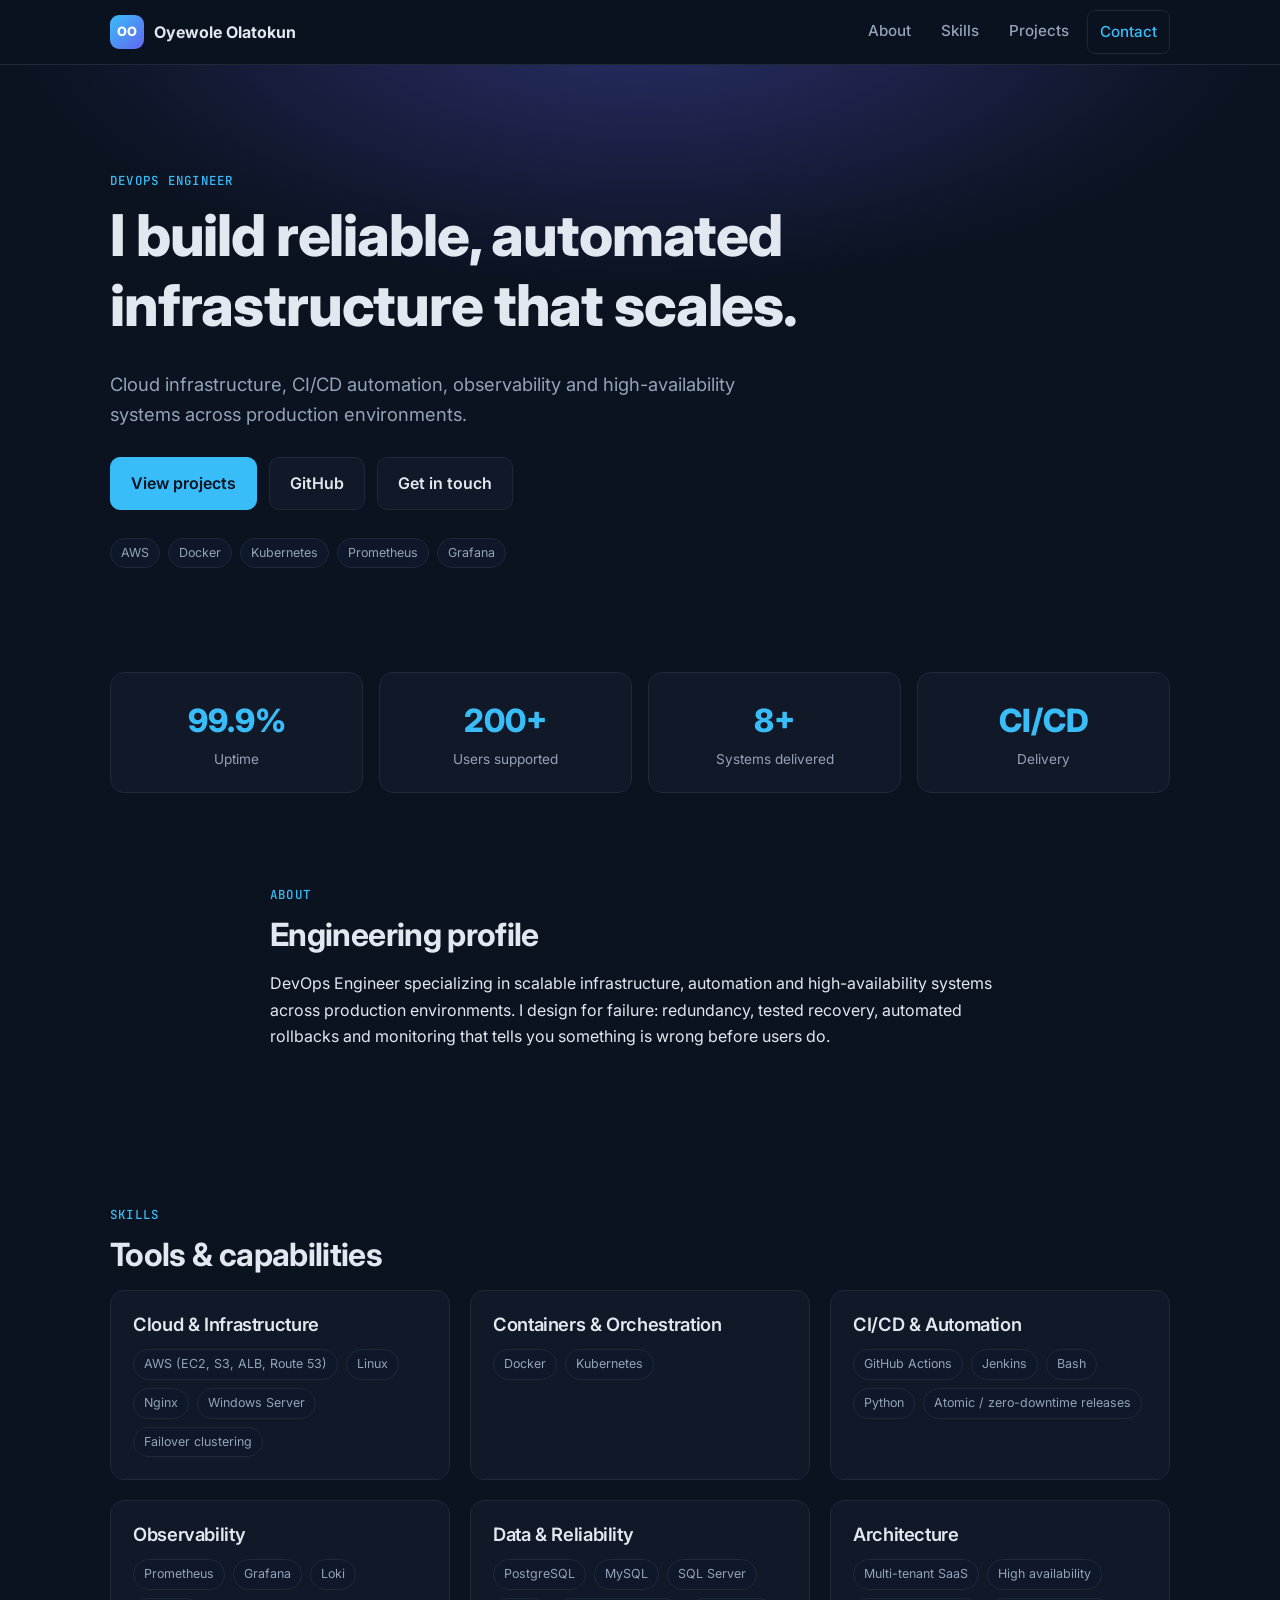
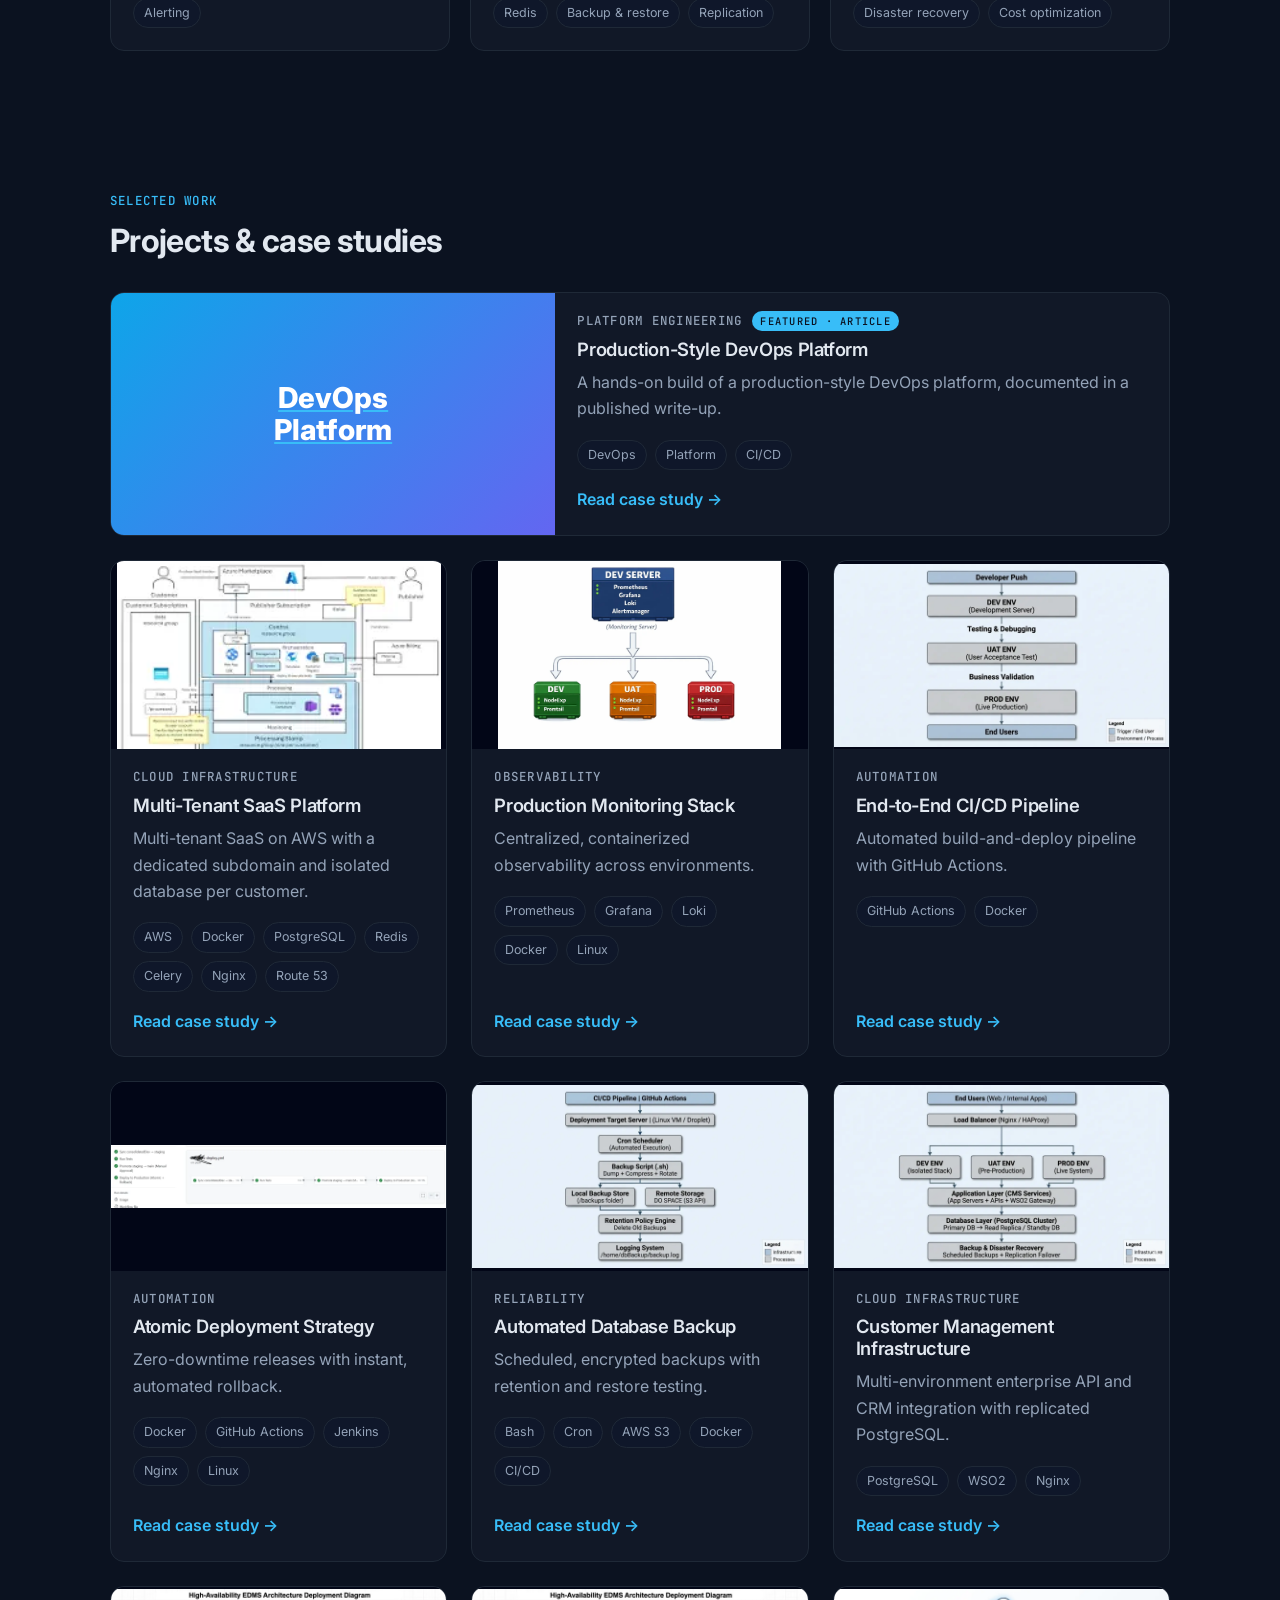
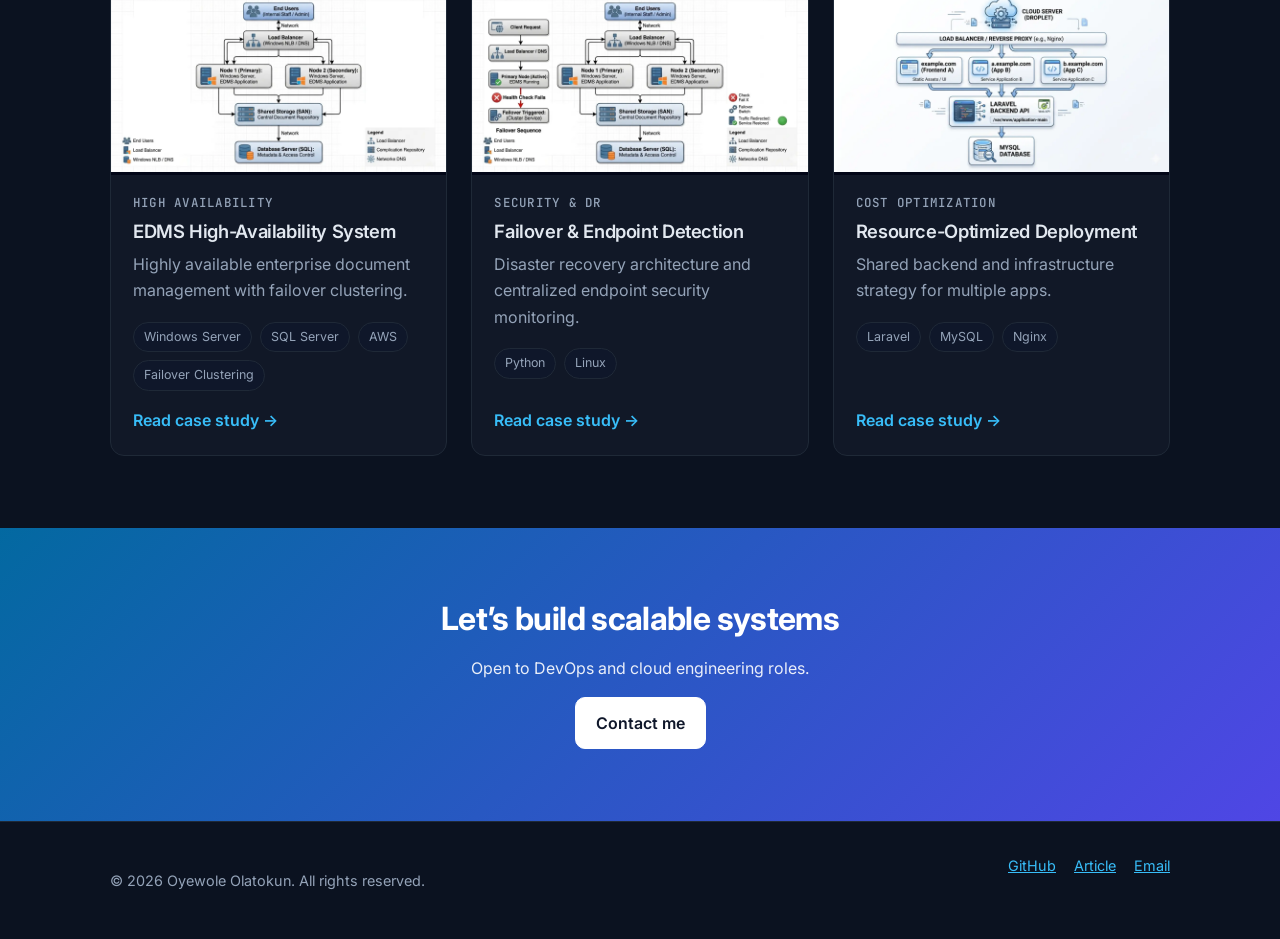
<file: index.html>
<!DOCTYPE html>
<html lang="en">
<head>
<meta charset="utf-8">
<meta name="viewport" content="width=device-width, initial-scale=1">
<title>Oyewole Olatokun | DevOps Engineer</title>
<meta name="description" content="DevOps Engineer building scalable cloud infrastructure, CI/CD automation, observability and high-availability systems.">
<meta name="author" content="Oyewole Olatokun">
<meta name="theme-color" content="#0b1220">
<meta property="og:type" content="website">
<meta property="og:title" content="Oyewole Olatokun | DevOps Engineer">
<meta property="og:description" content="DevOps Engineer building scalable cloud infrastructure, CI/CD automation, observability and high-availability systems.">
<meta name="twitter:card" content="summary">
<link rel="icon" href="assets/favicon.svg" type="image/svg+xml">
<link rel="preconnect" href="https://fonts.googleapis.com">
<link rel="preconnect" href="https://fonts.gstatic.com" crossorigin>
<link href="https://fonts.googleapis.com/css2?family=Inter:wght@400;500;600;700;800&family=JetBrains+Mono:wght@500&display=swap" rel="stylesheet">
<link rel="stylesheet" href="assets/style.css">
<script type="application/ld+json">{
 "@context": "https://schema.org",
 "@type": "Person",
 "name": "Oyewole Olatokun",
 "jobTitle": "DevOps Engineer",
 "email": "mailto:wole.tokun@gmail.com",
 "sameAs": [
  "https://github.com/woletokun",
  "https://www.linkedin.com/pulse/building-production-style-devops-platform-hands-on-journey-olatokun-uxg5f/"
 ],
 "knowsAbout": [
  "AWS",
  "Docker",
  "Kubernetes",
  "CI/CD",
  "Prometheus",
  "Grafana",
  "High availability",
  "Disaster recovery"
 ]
}</script>
</head>
<body>
<a class="skip" href="#main">Skip to content</a>
<header class="site-header"><div class="wrap bar">
<a class="brand" href="index.html" aria-label="Oyewole Olatokun home"><span class="logo" aria-hidden="true">OO</span>Oyewole Olatokun</a>
<nav aria-label="Primary"><ul>
<li><a href="index.html#about">About</a></li>
<li><a href="index.html#skills">Skills</a></li>
<li><a href="index.html#projects">Projects</a></li>
<li><a href="index.html#contact" class="nav-cta">Contact</a></li>
</ul></nav></div></header>
<main id="main">
<section class="hero"><div class="wrap">
<p class="eyebrow">DevOps Engineer</p>
<h1>I build reliable, automated infrastructure that scales.</h1>
<p class="lead">Cloud infrastructure, CI/CD automation, observability and high-availability systems across production environments.</p>
<div class="actions"><a class="btn primary" href="#projects">View projects</a><a class="btn" href="https://github.com/woletokun" rel="noopener">GitHub</a><a class="btn" href="mailto:wole.tokun@gmail.com">Get in touch</a></div>
<ul class="tags hero-tags" aria-label="Core technologies"><li>AWS</li><li>Docker</li><li>Kubernetes</li><li>Prometheus</li><li>Grafana</li></ul>
</div></section>

<section aria-labelledby="impact-h" class="impact"><div class="wrap">
<h2 id="impact-h" class="sr">Impact at a glance</h2>
<dl class="metrics">
<div><dt>Uptime</dt><dd>99.9%</dd></div>
<div><dt>Users supported</dt><dd>200+</dd></div>
<div><dt>Systems delivered</dt><dd>8+</dd></div>
<div><dt>Delivery</dt><dd>CI/CD</dd></div>
</dl></div></section>

<section id="about" aria-labelledby="about-h"><div class="wrap narrow">
<p class="eyebrow">About</p><h2 id="about-h">Engineering profile</h2>
<p>DevOps Engineer specializing in scalable infrastructure, automation and high-availability systems across production environments. I design for failure: redundancy, tested recovery, automated rollbacks and monitoring that tells you something is wrong before users do.</p>
</div></section>

<section id="skills" aria-labelledby="skills-h"><div class="wrap">
<p class="eyebrow">Skills</p><h2 id="skills-h">Tools &amp; capabilities</h2>
<div class="skills">
<div class="skill"><h3>Cloud &amp; Infrastructure</h3><ul class="tags"><li>AWS (EC2, S3, ALB, Route 53)</li><li>Linux</li><li>Nginx</li><li>Windows Server</li><li>Failover clustering</li></ul></div><div class="skill"><h3>Containers &amp; Orchestration</h3><ul class="tags"><li>Docker</li><li>Kubernetes</li></ul></div><div class="skill"><h3>CI/CD &amp; Automation</h3><ul class="tags"><li>GitHub Actions</li><li>Jenkins</li><li>Bash</li><li>Python</li><li>Atomic / zero-downtime releases</li></ul></div><div class="skill"><h3>Observability</h3><ul class="tags"><li>Prometheus</li><li>Grafana</li><li>Loki</li><li>Alerting</li></ul></div><div class="skill"><h3>Data &amp; Reliability</h3><ul class="tags"><li>PostgreSQL</li><li>MySQL</li><li>SQL Server</li><li>Redis</li><li>Backup &amp; restore</li><li>Replication</li></ul></div><div class="skill"><h3>Architecture</h3><ul class="tags"><li>Multi-tenant SaaS</li><li>High availability</li><li>Disaster recovery</li><li>Cost optimization</li></ul></div>
</div></div></section>

<section id="projects" aria-labelledby="projects-h"><div class="wrap">
<p class="eyebrow">Selected work</p><h2 id="projects-h">Projects &amp; case studies</h2>
<ul class="grid">
<li class="card featured">
<a class="card-media" href="projects/devops-platform.html" tabindex="-1" aria-hidden="true"><div class="ph" aria-hidden="true"><span>DevOps<br>Platform</span></div></a>
<div class="card-body">
<p class="eyebrow">Platform Engineering<span class="flag">Featured · Article</span></p>
<h3><a href="projects/devops-platform.html">Production-Style DevOps Platform</a></h3>
<p>A hands-on build of a production-style DevOps platform, documented in a published write-up.</p>
<ul class="tags"><li>DevOps</li><li>Platform</li><li>CI/CD</li></ul>
<a class="more" href="projects/devops-platform.html">Read case study <span aria-hidden="true">→</span></a>
</div></li>
<li class="card">
<a class="card-media" href="projects/saas.html" tabindex="-1" aria-hidden="true"><img src="images/architecture.webp" alt="Multi-tenant SaaS architecture diagram" loading="lazy" decoding="async" width="1400" height="760"></a>
<div class="card-body">
<p class="eyebrow">Cloud Infrastructure</p>
<h3><a href="projects/saas.html">Multi-Tenant SaaS Platform</a></h3>
<p>Multi-tenant SaaS on AWS with a dedicated subdomain and isolated database per customer.</p>
<ul class="tags"><li>AWS</li><li>Docker</li><li>PostgreSQL</li><li>Redis</li><li>Celery</li><li>Nginx</li><li>Route 53</li></ul>
<a class="more" href="projects/saas.html">Read case study <span aria-hidden="true">→</span></a>
</div></li>
<li class="card">
<a class="card-media" href="projects/monitoring.html" tabindex="-1" aria-hidden="true"><img src="images/monitoring-setup.webp" alt="Monitoring stack architecture diagram" loading="lazy" decoding="async" width="1400" height="760"></a>
<div class="card-body">
<p class="eyebrow">Observability</p>
<h3><a href="projects/monitoring.html">Production Monitoring Stack</a></h3>
<p>Centralized, containerized observability across environments.</p>
<ul class="tags"><li>Prometheus</li><li>Grafana</li><li>Loki</li><li>Docker</li><li>Linux</li></ul>
<a class="more" href="projects/monitoring.html">Read case study <span aria-hidden="true">→</span></a>
</div></li>
<li class="card">
<a class="card-media" href="projects/cicd.html" tabindex="-1" aria-hidden="true"><img src="images/environment-flow.webp" alt="CI/CD environment flow diagram" loading="lazy" decoding="async" width="1400" height="760"></a>
<div class="card-body">
<p class="eyebrow">Automation</p>
<h3><a href="projects/cicd.html">End-to-End CI/CD Pipeline</a></h3>
<p>Automated build-and-deploy pipeline with GitHub Actions.</p>
<ul class="tags"><li>GitHub Actions</li><li>Docker</li></ul>
<a class="more" href="projects/cicd.html">Read case study <span aria-hidden="true">→</span></a>
</div></li>
<li class="card">
<a class="card-media" href="projects/atomic.html" tabindex="-1" aria-hidden="true"><img src="images/atomic.webp" alt="Atomic deployment architecture diagram" loading="lazy" decoding="async" width="1400" height="760"></a>
<div class="card-body">
<p class="eyebrow">Automation</p>
<h3><a href="projects/atomic.html">Atomic Deployment Strategy</a></h3>
<p>Zero-downtime releases with instant, automated rollback.</p>
<ul class="tags"><li>Docker</li><li>GitHub Actions</li><li>Jenkins</li><li>Nginx</li><li>Linux</li></ul>
<a class="more" href="projects/atomic.html">Read case study <span aria-hidden="true">→</span></a>
</div></li>
<li class="card">
<a class="card-media" href="projects/backup.html" tabindex="-1" aria-hidden="true"><img src="images/backup-architecture.webp" alt="Backup system architecture diagram" loading="lazy" decoding="async" width="1400" height="760"></a>
<div class="card-body">
<p class="eyebrow">Reliability</p>
<h3><a href="projects/backup.html">Automated Database Backup</a></h3>
<p>Scheduled, encrypted backups with retention and restore testing.</p>
<ul class="tags"><li>Bash</li><li>Cron</li><li>AWS S3</li><li>Docker</li><li>CI/CD</li></ul>
<a class="more" href="projects/backup.html">Read case study <span aria-hidden="true">→</span></a>
</div></li>
<li class="card">
<a class="card-media" href="projects/cms.html" tabindex="-1" aria-hidden="true"><img src="images/cms-architecture.webp" alt="Customer management system architecture diagram" loading="lazy" decoding="async" width="1400" height="760"></a>
<div class="card-body">
<p class="eyebrow">Cloud Infrastructure</p>
<h3><a href="projects/cms.html">Customer Management Infrastructure</a></h3>
<p>Multi-environment enterprise API and CRM integration with replicated PostgreSQL.</p>
<ul class="tags"><li>PostgreSQL</li><li>WSO2</li><li>Nginx</li></ul>
<a class="more" href="projects/cms.html">Read case study <span aria-hidden="true">→</span></a>
</div></li>
<li class="card">
<a class="card-media" href="projects/edms.html" tabindex="-1" aria-hidden="true"><img src="images/edms-architecture.webp" alt="EDMS high availability architecture diagram" loading="lazy" decoding="async" width="1400" height="760"></a>
<div class="card-body">
<p class="eyebrow">High Availability</p>
<h3><a href="projects/edms.html">EDMS High-Availability System</a></h3>
<p>Highly available enterprise document management with failover clustering.</p>
<ul class="tags"><li>Windows Server</li><li>SQL Server</li><li>AWS</li><li>Failover Clustering</li></ul>
<a class="more" href="projects/edms.html">Read case study <span aria-hidden="true">→</span></a>
</div></li>
<li class="card">
<a class="card-media" href="projects/edr.html" tabindex="-1" aria-hidden="true"><img src="images/failover-diagram.webp" alt="Failover and disaster recovery diagram" loading="lazy" decoding="async" width="1400" height="760"></a>
<div class="card-body">
<p class="eyebrow">Security &amp; DR</p>
<h3><a href="projects/edr.html">Failover &amp; Endpoint Detection</a></h3>
<p>Disaster recovery architecture and centralized endpoint security monitoring.</p>
<ul class="tags"><li>Python</li><li>Linux</li></ul>
<a class="more" href="projects/edr.html">Read case study <span aria-hidden="true">→</span></a>
</div></li>
<li class="card">
<a class="card-media" href="projects/resource.html" tabindex="-1" aria-hidden="true"><img src="images/resource-optimized-img.webp" alt="Resource optimized deployment diagram" loading="lazy" decoding="async" width="1400" height="760"></a>
<div class="card-body">
<p class="eyebrow">Cost Optimization</p>
<h3><a href="projects/resource.html">Resource-Optimized Deployment</a></h3>
<p>Shared backend and infrastructure strategy for multiple apps.</p>
<ul class="tags"><li>Laravel</li><li>MySQL</li><li>Nginx</li></ul>
<a class="more" href="projects/resource.html">Read case study <span aria-hidden="true">→</span></a>
</div></li>
</ul></div></section>

<section id="contact" class="cta" aria-labelledby="contact-h"><div class="wrap narrow center">
<h2 id="contact-h">Let’s build scalable systems</h2>
<p>Open to DevOps and cloud engineering roles.</p>
<a class="btn primary" href="mailto:wole.tokun@gmail.com">Contact me</a>
</div></section>
</main>
<footer class="site-footer"><div class="wrap">
<p>© 2026 Oyewole Olatokun. All rights reserved.</p>
<ul>
<li><a href="https://github.com/woletokun" rel="noopener">GitHub</a></li>
<li><a href="https://www.linkedin.com/pulse/building-production-style-devops-platform-hands-on-journey-olatokun-uxg5f/" rel="noopener">Article</a></li>
<li><a href="mailto:wole.tokun@gmail.com">Email</a></li>
</ul></div></footer>
</body></html>
</file>
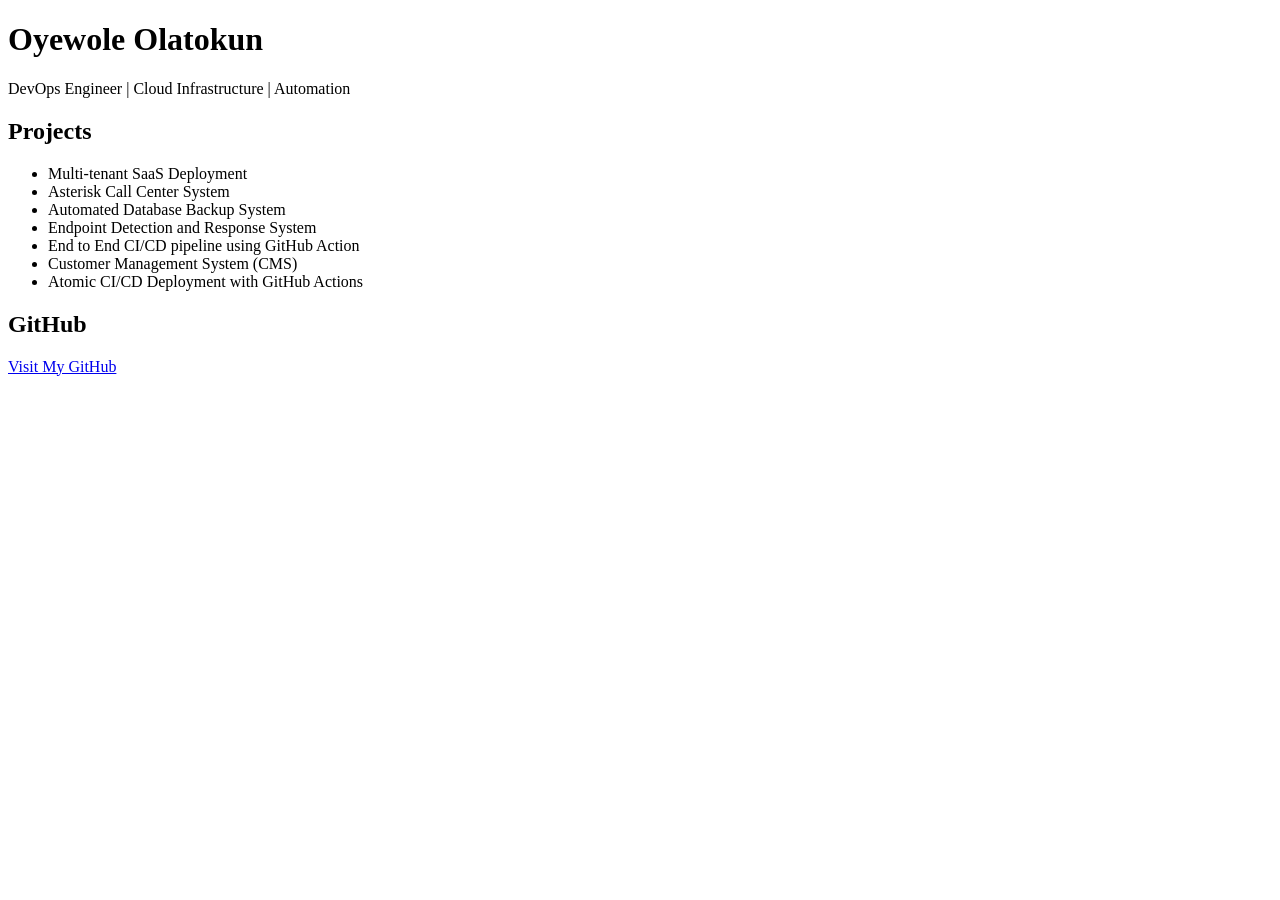
<file: images/index.html>
<!DOCTYPE html>
<html>
<head>
<title>Oyewole Olatokun - Portfolio</title>
</head>

<body>

<h1>Oyewole Olatokun</h1>

<p>DevOps Engineer | Cloud Infrastructure | Automation</p>

<h2>Projects</h2>

<ul>
<li>Multi-tenant SaaS Deployment</li>
<li>Asterisk Call Center System</li>
<li>Automated Database Backup System</li>
<li>Endpoint Detection and Response System</li>
<li>End to End CI/CD pipeline using GitHub Action</li>
<li>Customer Management System (CMS)</li>
<li>Atomic CI/CD Deployment with GitHub Actions</li>
</ul>

<h2>GitHub</h2>

<a href="https://github.com/woletokun">Visit My GitHub</a>

</body>
</html>
</file>
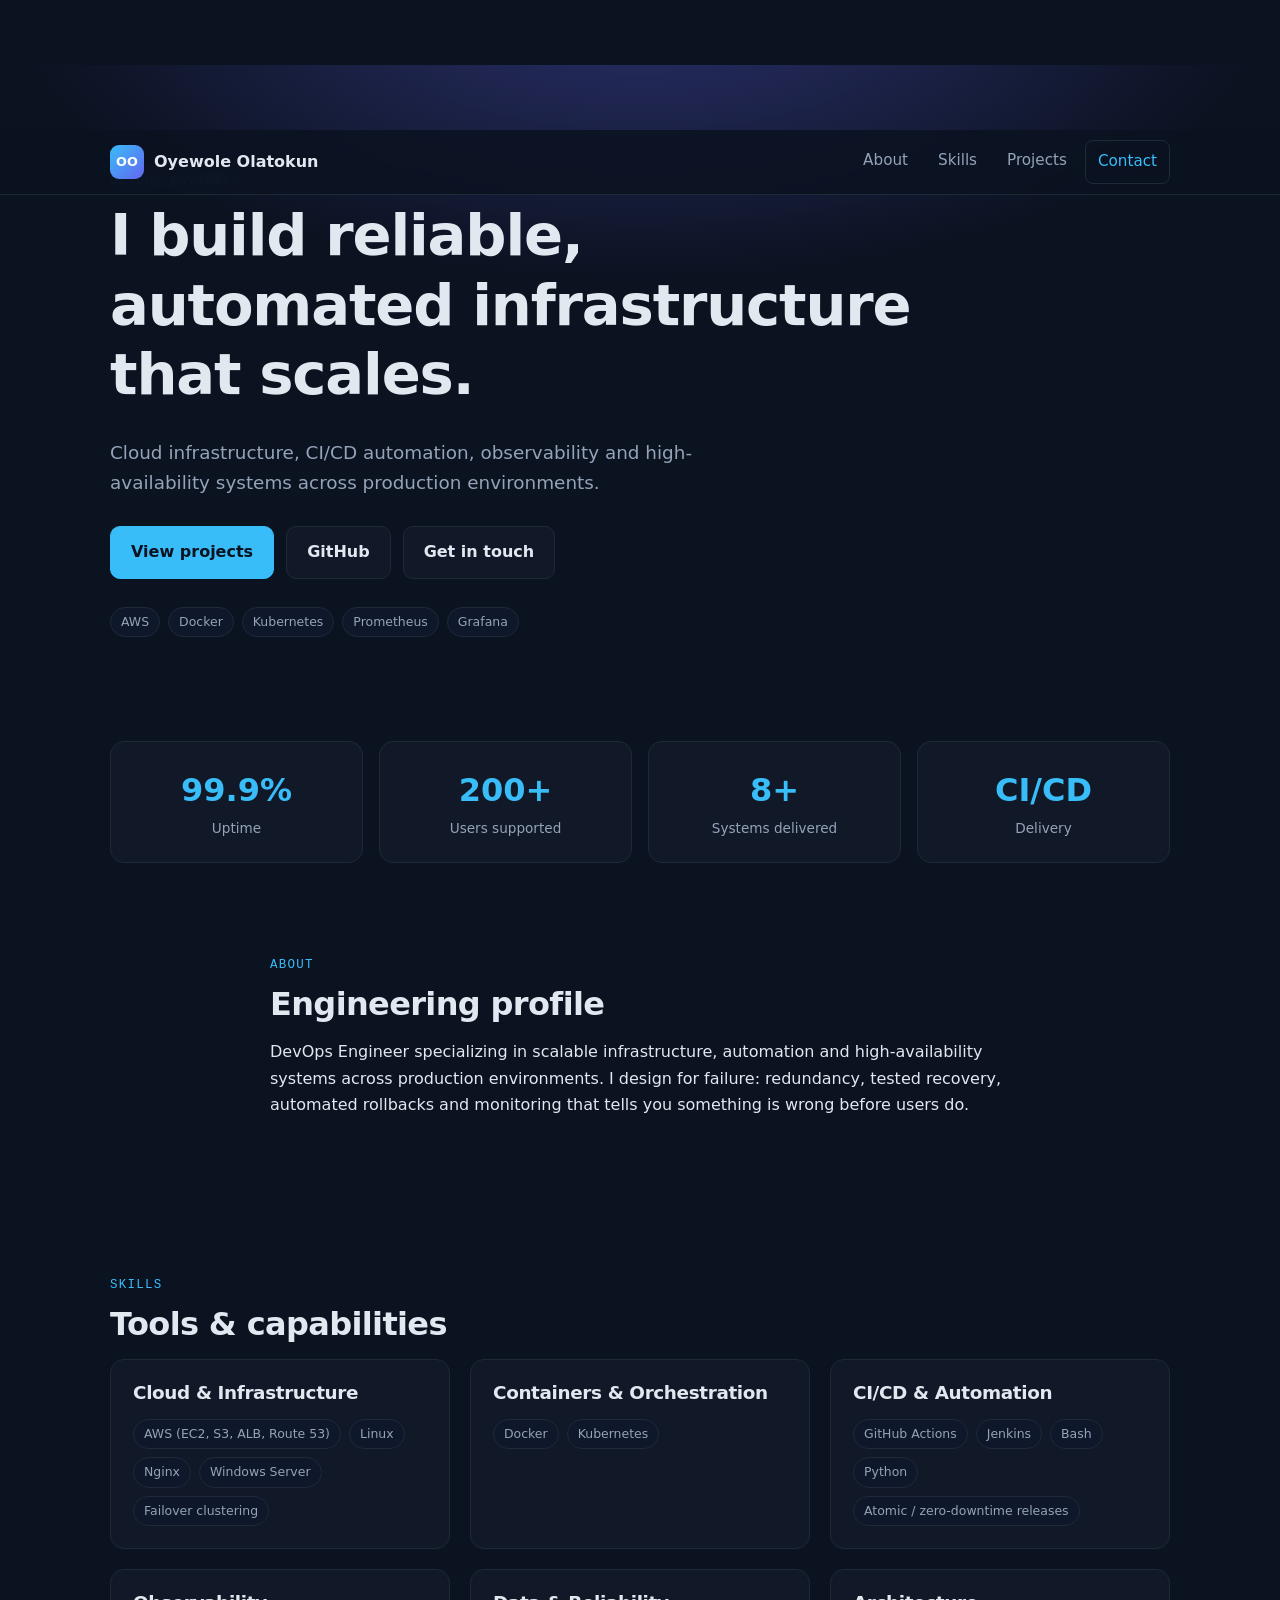
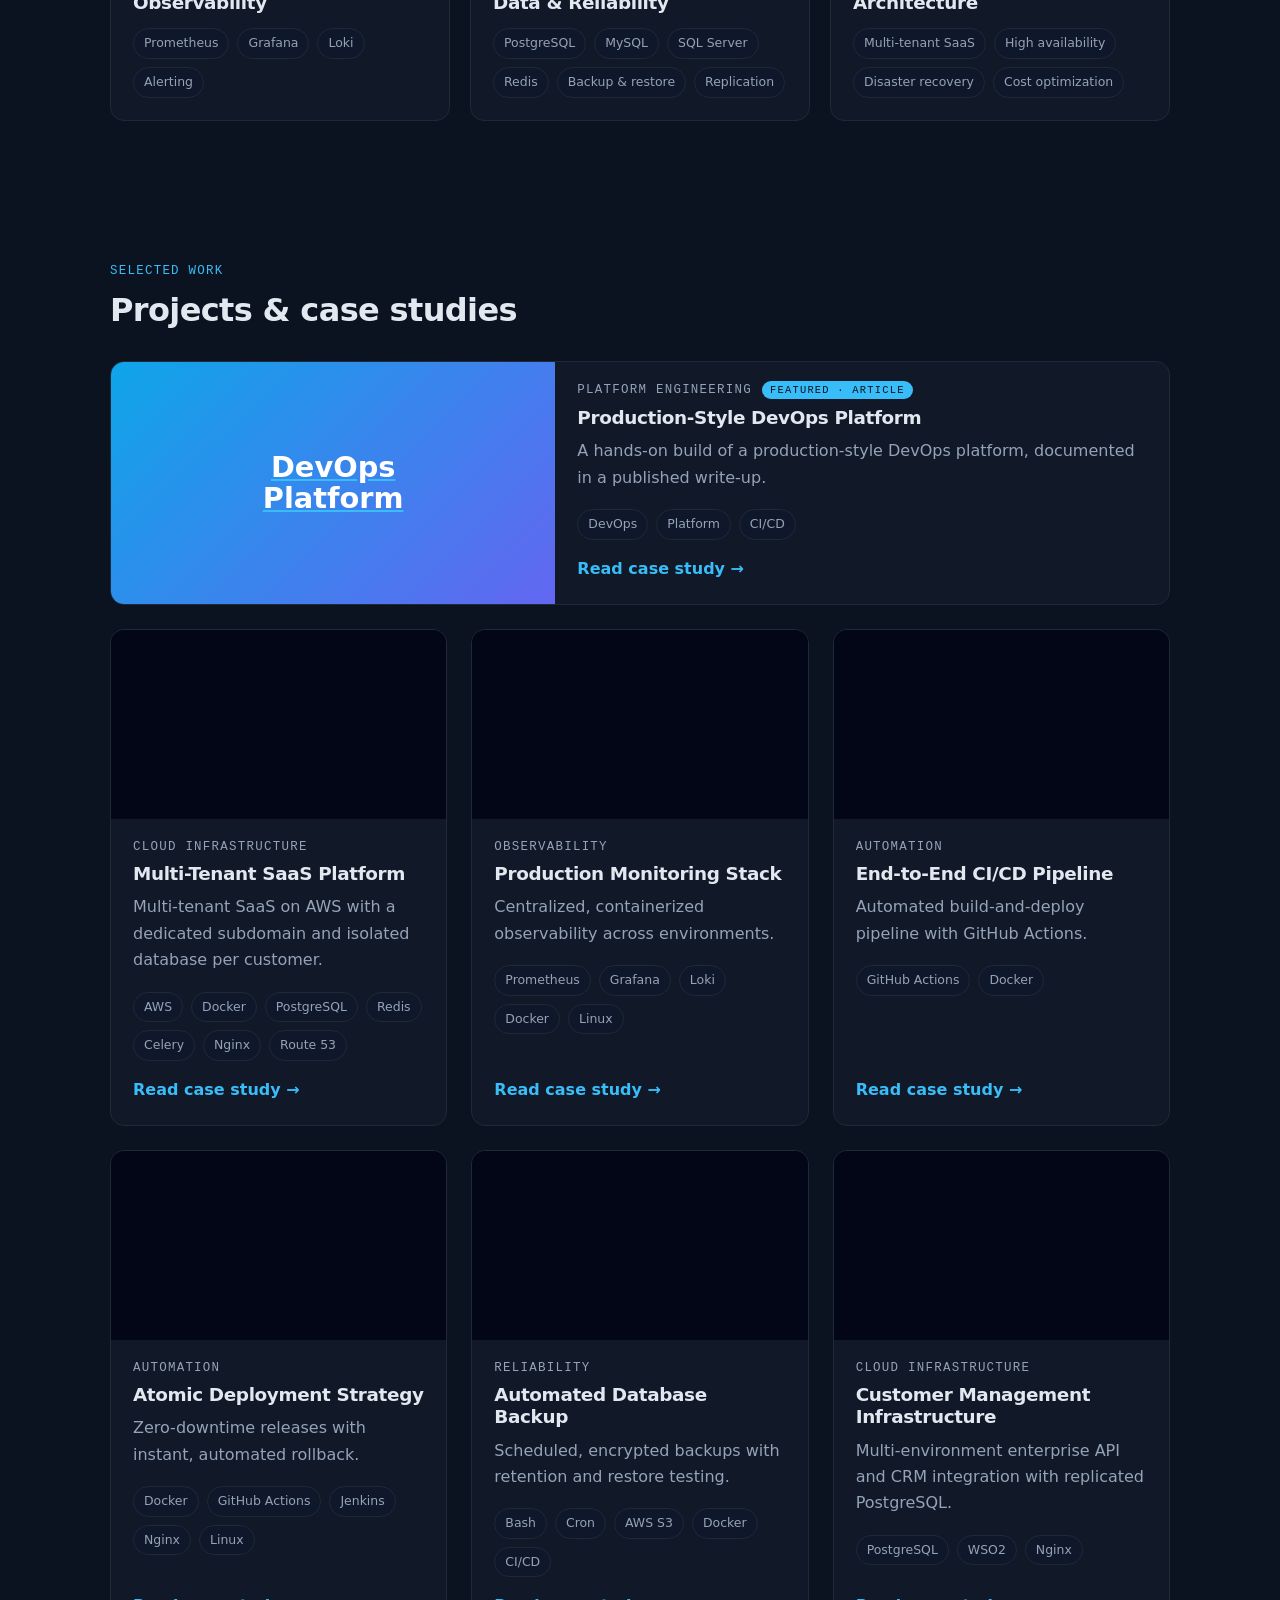
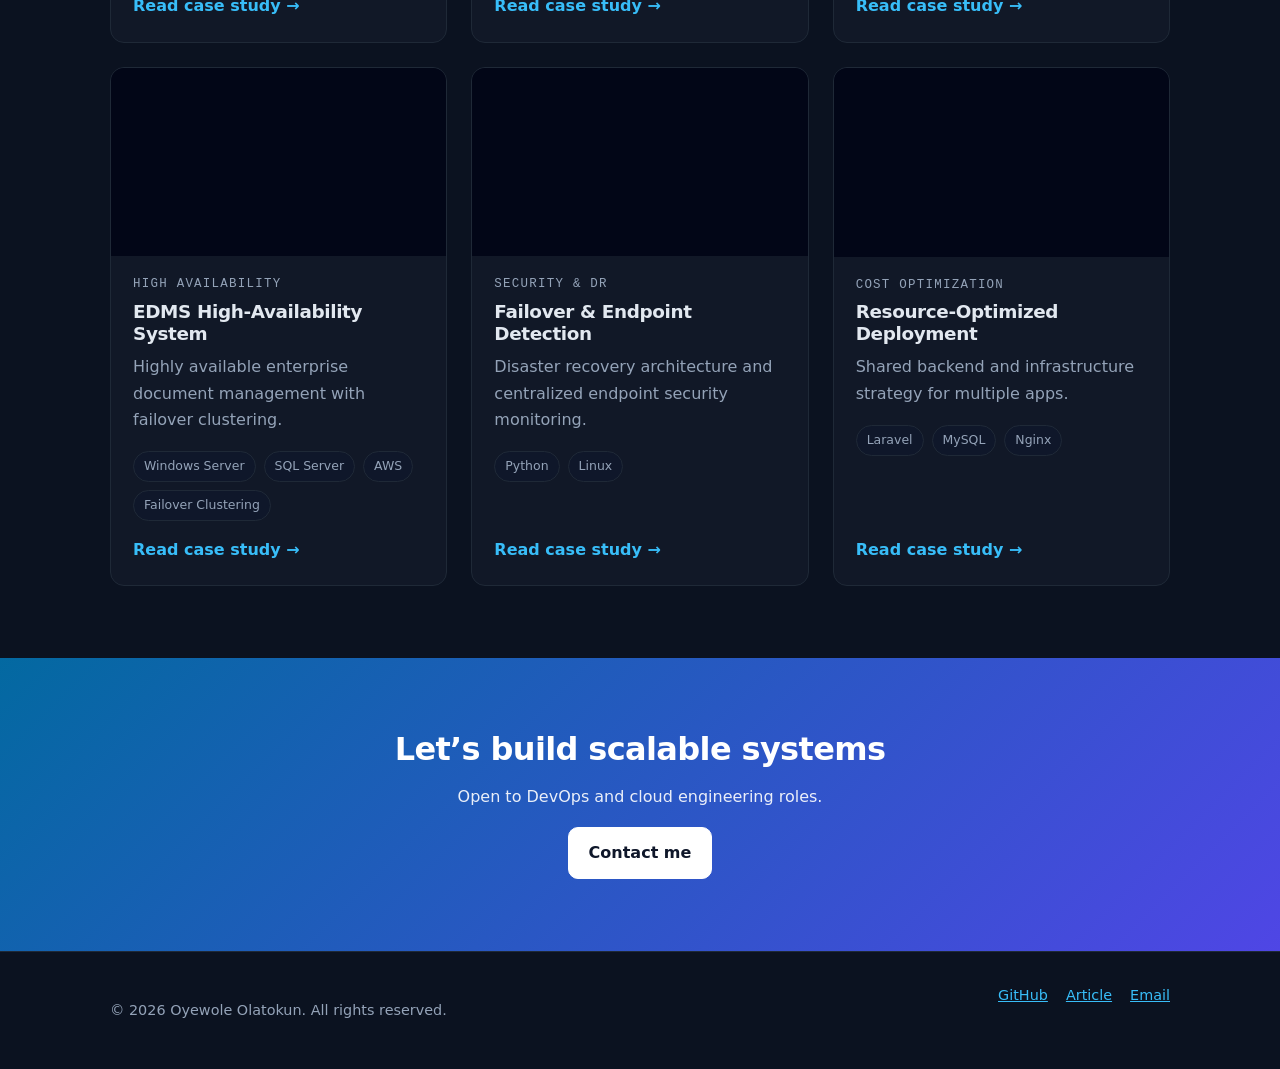
<file: projects.html>
<!DOCTYPE html><html lang="en"><head><meta charset="utf-8"><title>Redirecting…</title><meta http-equiv="refresh" content="0; url=index.html#projects"><link rel="canonical" href="index.html#projects"><meta name="robots" content="noindex"></head><body><p><a href="index.html#projects">Continue</a></p></body></html>
</file>
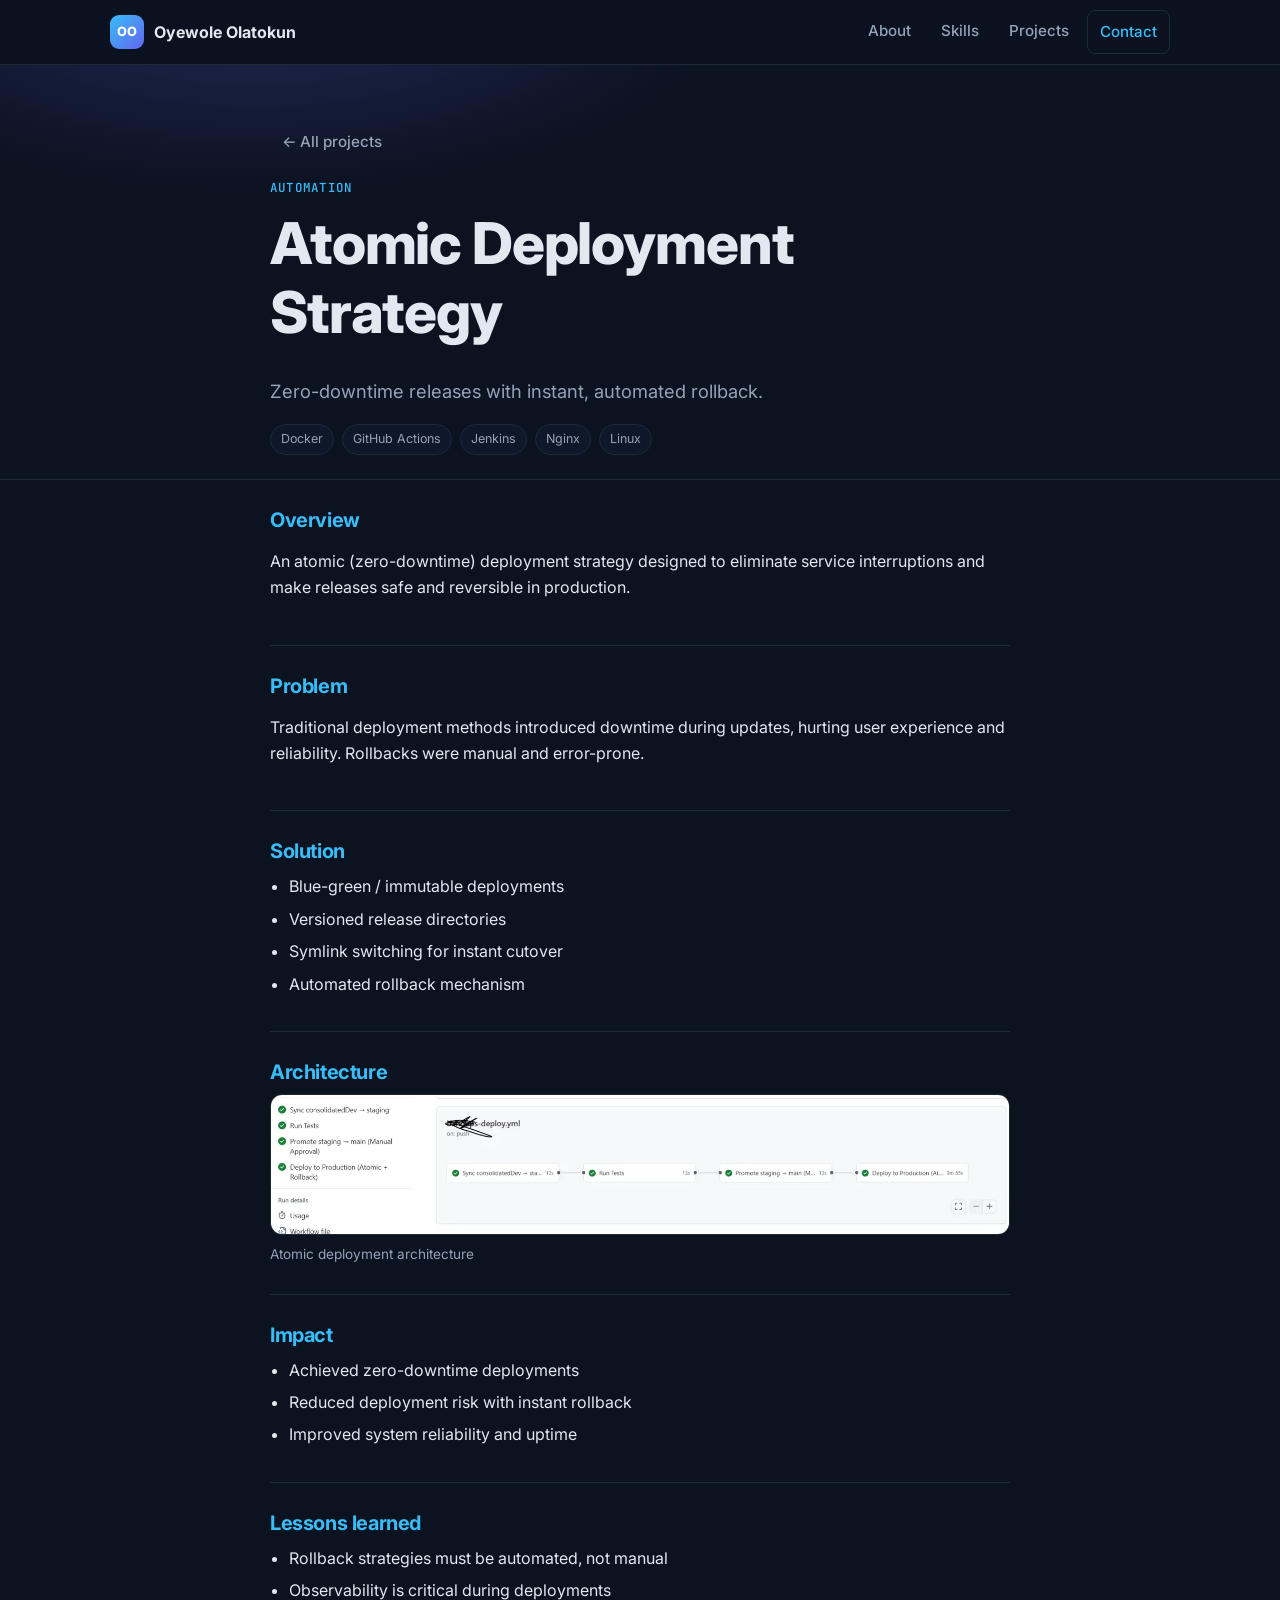
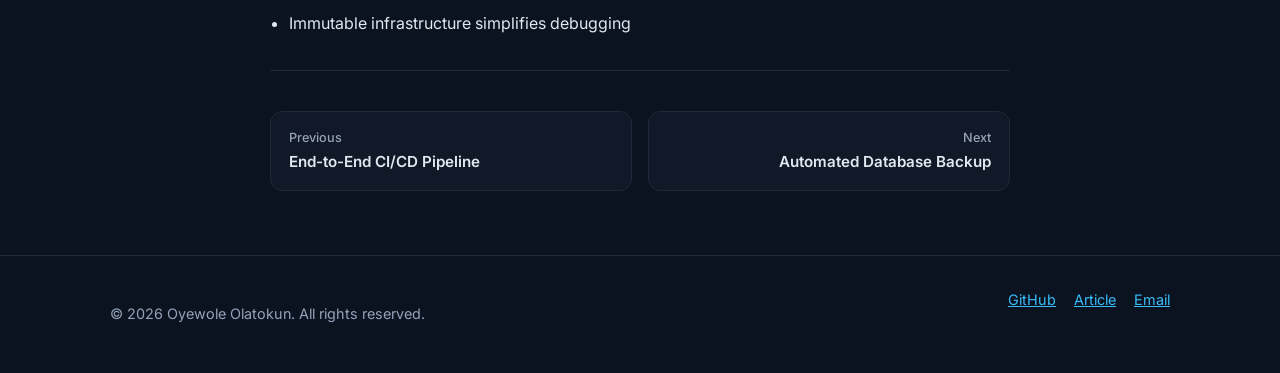
<file: projects/atomic.html>
<!DOCTYPE html>
<html lang="en">
<head>
<meta charset="utf-8">
<meta name="viewport" content="width=device-width, initial-scale=1">
<title>Atomic Deployment Strategy | Oyewole Olatokun</title>
<meta name="description" content="Zero-downtime releases with instant, automated rollback.">
<meta name="author" content="Oyewole Olatokun">
<meta name="theme-color" content="#0b1220">
<meta property="og:type" content="website">
<meta property="og:title" content="Atomic Deployment Strategy | Oyewole Olatokun">
<meta property="og:description" content="Zero-downtime releases with instant, automated rollback.">
<meta name="twitter:card" content="summary">
<link rel="icon" href="../assets/favicon.svg" type="image/svg+xml">
<link rel="preconnect" href="https://fonts.googleapis.com">
<link rel="preconnect" href="https://fonts.gstatic.com" crossorigin>
<link href="https://fonts.googleapis.com/css2?family=Inter:wght@400;500;600;700;800&family=JetBrains+Mono:wght@500&display=swap" rel="stylesheet">
<link rel="stylesheet" href="../assets/style.css">
</head>
<body>
<a class="skip" href="#main">Skip to content</a>
<header class="site-header"><div class="wrap bar">
<a class="brand" href="../index.html" aria-label="Oyewole Olatokun home"><span class="logo" aria-hidden="true">OO</span>Oyewole Olatokun</a>
<nav aria-label="Primary"><ul>
<li><a href="../index.html#about">About</a></li>
<li><a href="../index.html#skills">Skills</a></li>
<li><a href="../index.html#projects">Projects</a></li>
<li><a href="../index.html#contact" class="nav-cta">Contact</a></li>
</ul></nav></div></header>
<main id="main">
<article>
<header class="proj-head"><div class="wrap narrow">
<nav aria-label="Breadcrumb" class="crumbs"><a href="../index.html#projects">← All projects</a></nav>
<p class="eyebrow">Automation</p>
<h1>Atomic Deployment Strategy</h1>
<p class="lead">Zero-downtime releases with instant, automated rollback.</p>
<ul class="tags"><li>Docker</li><li>GitHub Actions</li><li>Jenkins</li><li>Nginx</li><li>Linux</li></ul>
</div></header>
<div class="wrap narrow">
<section class="block"><h2>Overview</h2><p>An atomic (zero-downtime) deployment strategy designed to eliminate service interruptions and make releases safe and reversible in production.</p></section>
<section class="block"><h2>Problem</h2><p>Traditional deployment methods introduced downtime during updates, hurting user experience and reliability. Rollbacks were manual and error-prone.</p></section>
<section class="block"><h2>Solution</h2><ul class="list"><li>Blue-green / immutable deployments</li><li>Versioned release directories</li><li>Symlink switching for instant cutover</li><li>Automated rollback mechanism</li></ul></section>
<section class="block"><h2>Architecture</h2><figure><img src="../images/atomic.webp" alt="Atomic deployment architecture diagram" loading="lazy" width="1400" height="760"><figcaption>Atomic deployment architecture</figcaption></figure></section>
<section class="block"><h2>Impact</h2><ul class="list"><li>Achieved zero-downtime deployments</li><li>Reduced deployment risk with instant rollback</li><li>Improved system reliability and uptime</li></ul></section>
<section class="block"><h2>Lessons learned</h2><ul class="list"><li>Rollback strategies must be automated, not manual</li><li>Observability is critical during deployments</li><li>Immutable infrastructure simplifies debugging</li></ul></section>

<nav class="pager" aria-label="More projects"><a href="cicd.html"><small>Previous</small>End-to-End CI/CD Pipeline</a><a href="backup.html" class="r"><small>Next</small>Automated Database Backup</a></nav>
</div></article></main>
<footer class="site-footer"><div class="wrap">
<p>© 2026 Oyewole Olatokun. All rights reserved.</p>
<ul>
<li><a href="https://github.com/woletokun" rel="noopener">GitHub</a></li>
<li><a href="https://www.linkedin.com/pulse/building-production-style-devops-platform-hands-on-journey-olatokun-uxg5f/" rel="noopener">Article</a></li>
<li><a href="mailto:wole.tokun@gmail.com">Email</a></li>
</ul></div></footer>
</body></html>
</file>
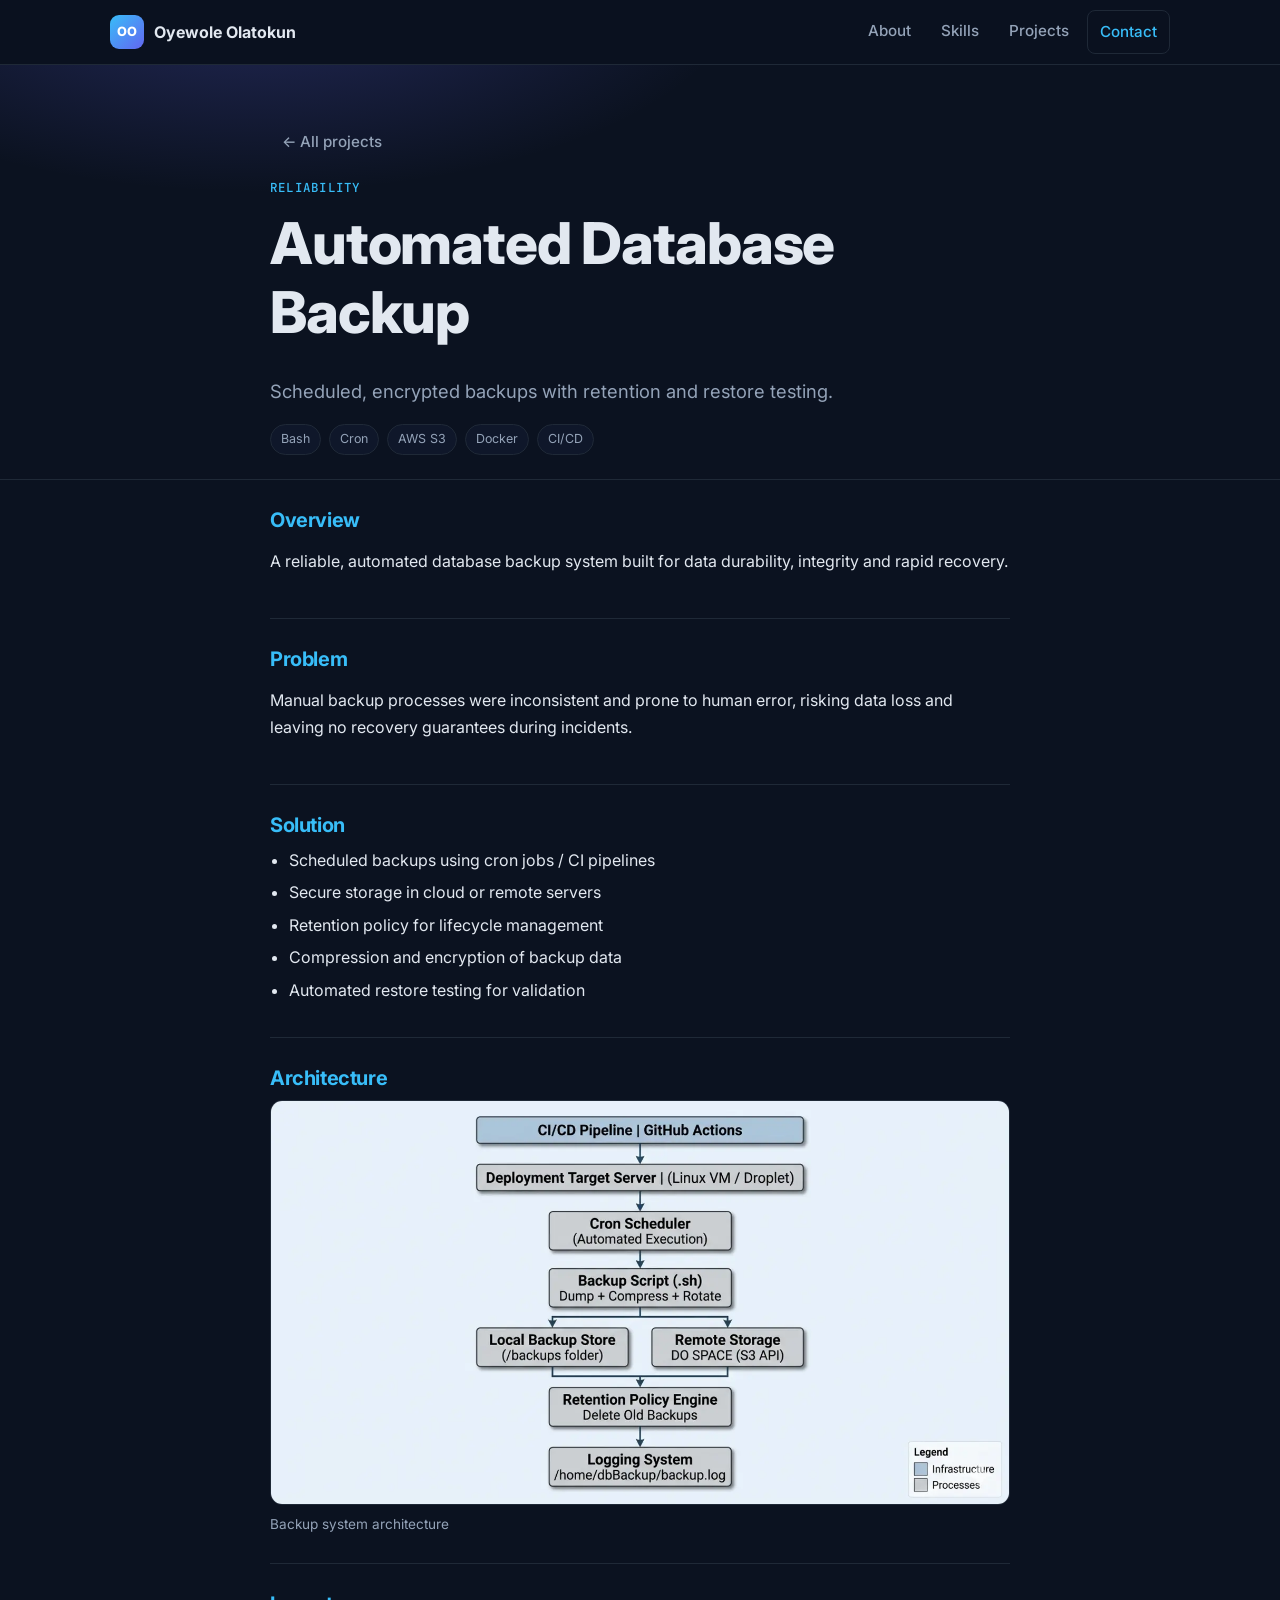
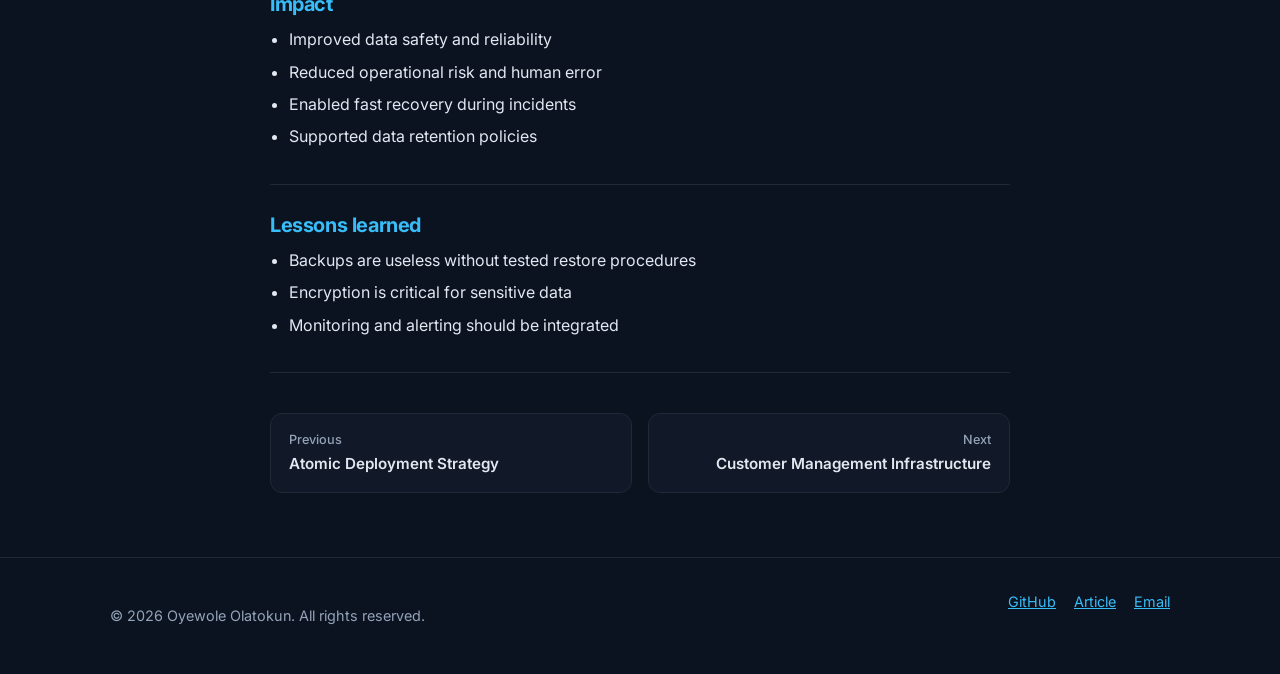
<file: projects/backup.html>
<!DOCTYPE html>
<html lang="en">
<head>
<meta charset="utf-8">
<meta name="viewport" content="width=device-width, initial-scale=1">
<title>Automated Database Backup | Oyewole Olatokun</title>
<meta name="description" content="Scheduled, encrypted backups with retention and restore testing.">
<meta name="author" content="Oyewole Olatokun">
<meta name="theme-color" content="#0b1220">
<meta property="og:type" content="website">
<meta property="og:title" content="Automated Database Backup | Oyewole Olatokun">
<meta property="og:description" content="Scheduled, encrypted backups with retention and restore testing.">
<meta name="twitter:card" content="summary">
<link rel="icon" href="../assets/favicon.svg" type="image/svg+xml">
<link rel="preconnect" href="https://fonts.googleapis.com">
<link rel="preconnect" href="https://fonts.gstatic.com" crossorigin>
<link href="https://fonts.googleapis.com/css2?family=Inter:wght@400;500;600;700;800&family=JetBrains+Mono:wght@500&display=swap" rel="stylesheet">
<link rel="stylesheet" href="../assets/style.css">
</head>
<body>
<a class="skip" href="#main">Skip to content</a>
<header class="site-header"><div class="wrap bar">
<a class="brand" href="../index.html" aria-label="Oyewole Olatokun home"><span class="logo" aria-hidden="true">OO</span>Oyewole Olatokun</a>
<nav aria-label="Primary"><ul>
<li><a href="../index.html#about">About</a></li>
<li><a href="../index.html#skills">Skills</a></li>
<li><a href="../index.html#projects">Projects</a></li>
<li><a href="../index.html#contact" class="nav-cta">Contact</a></li>
</ul></nav></div></header>
<main id="main">
<article>
<header class="proj-head"><div class="wrap narrow">
<nav aria-label="Breadcrumb" class="crumbs"><a href="../index.html#projects">← All projects</a></nav>
<p class="eyebrow">Reliability</p>
<h1>Automated Database Backup</h1>
<p class="lead">Scheduled, encrypted backups with retention and restore testing.</p>
<ul class="tags"><li>Bash</li><li>Cron</li><li>AWS S3</li><li>Docker</li><li>CI/CD</li></ul>
</div></header>
<div class="wrap narrow">
<section class="block"><h2>Overview</h2><p>A reliable, automated database backup system built for data durability, integrity and rapid recovery.</p></section>
<section class="block"><h2>Problem</h2><p>Manual backup processes were inconsistent and prone to human error, risking data loss and leaving no recovery guarantees during incidents.</p></section>
<section class="block"><h2>Solution</h2><ul class="list"><li>Scheduled backups using cron jobs / CI pipelines</li><li>Secure storage in cloud or remote servers</li><li>Retention policy for lifecycle management</li><li>Compression and encryption of backup data</li><li>Automated restore testing for validation</li></ul></section>
<section class="block"><h2>Architecture</h2><figure><img src="../images/backup-architecture.webp" alt="Backup system architecture diagram" loading="lazy" width="1400" height="760"><figcaption>Backup system architecture</figcaption></figure></section>
<section class="block"><h2>Impact</h2><ul class="list"><li>Improved data safety and reliability</li><li>Reduced operational risk and human error</li><li>Enabled fast recovery during incidents</li><li>Supported data retention policies</li></ul></section>
<section class="block"><h2>Lessons learned</h2><ul class="list"><li>Backups are useless without tested restore procedures</li><li>Encryption is critical for sensitive data</li><li>Monitoring and alerting should be integrated</li></ul></section>

<nav class="pager" aria-label="More projects"><a href="atomic.html"><small>Previous</small>Atomic Deployment Strategy</a><a href="cms.html" class="r"><small>Next</small>Customer Management Infrastructure</a></nav>
</div></article></main>
<footer class="site-footer"><div class="wrap">
<p>© 2026 Oyewole Olatokun. All rights reserved.</p>
<ul>
<li><a href="https://github.com/woletokun" rel="noopener">GitHub</a></li>
<li><a href="https://www.linkedin.com/pulse/building-production-style-devops-platform-hands-on-journey-olatokun-uxg5f/" rel="noopener">Article</a></li>
<li><a href="mailto:wole.tokun@gmail.com">Email</a></li>
</ul></div></footer>
</body></html>
</file>
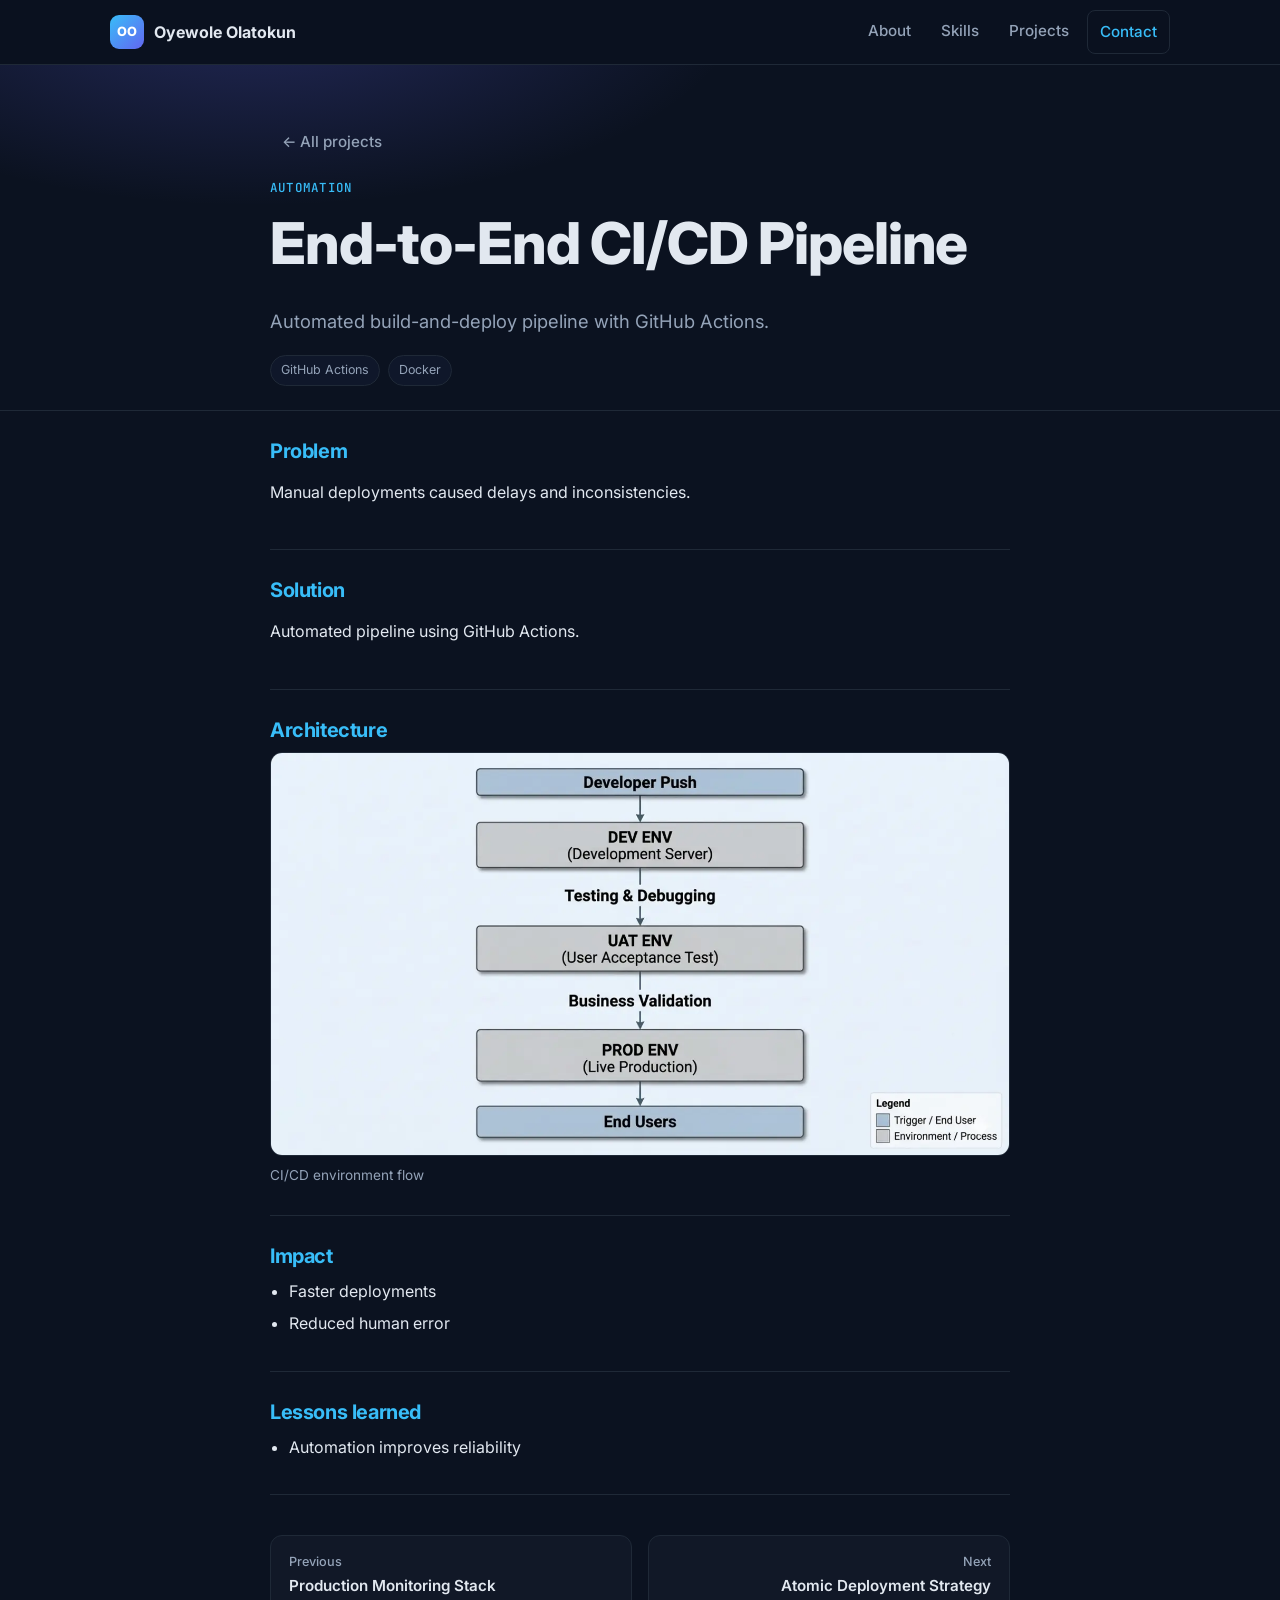
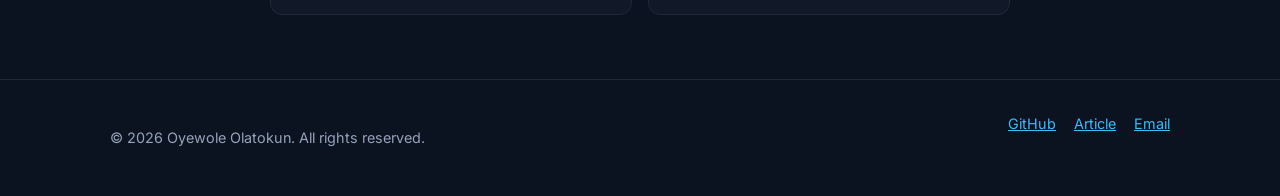
<file: projects/cicd.html>
<!DOCTYPE html>
<html lang="en">
<head>
<meta charset="utf-8">
<meta name="viewport" content="width=device-width, initial-scale=1">
<title>End-to-End CI/CD Pipeline | Oyewole Olatokun</title>
<meta name="description" content="Automated build-and-deploy pipeline with GitHub Actions.">
<meta name="author" content="Oyewole Olatokun">
<meta name="theme-color" content="#0b1220">
<meta property="og:type" content="website">
<meta property="og:title" content="End-to-End CI/CD Pipeline | Oyewole Olatokun">
<meta property="og:description" content="Automated build-and-deploy pipeline with GitHub Actions.">
<meta name="twitter:card" content="summary">
<link rel="icon" href="../assets/favicon.svg" type="image/svg+xml">
<link rel="preconnect" href="https://fonts.googleapis.com">
<link rel="preconnect" href="https://fonts.gstatic.com" crossorigin>
<link href="https://fonts.googleapis.com/css2?family=Inter:wght@400;500;600;700;800&family=JetBrains+Mono:wght@500&display=swap" rel="stylesheet">
<link rel="stylesheet" href="../assets/style.css">
</head>
<body>
<a class="skip" href="#main">Skip to content</a>
<header class="site-header"><div class="wrap bar">
<a class="brand" href="../index.html" aria-label="Oyewole Olatokun home"><span class="logo" aria-hidden="true">OO</span>Oyewole Olatokun</a>
<nav aria-label="Primary"><ul>
<li><a href="../index.html#about">About</a></li>
<li><a href="../index.html#skills">Skills</a></li>
<li><a href="../index.html#projects">Projects</a></li>
<li><a href="../index.html#contact" class="nav-cta">Contact</a></li>
</ul></nav></div></header>
<main id="main">
<article>
<header class="proj-head"><div class="wrap narrow">
<nav aria-label="Breadcrumb" class="crumbs"><a href="../index.html#projects">← All projects</a></nav>
<p class="eyebrow">Automation</p>
<h1>End-to-End CI/CD Pipeline</h1>
<p class="lead">Automated build-and-deploy pipeline with GitHub Actions.</p>
<ul class="tags"><li>GitHub Actions</li><li>Docker</li></ul>
</div></header>
<div class="wrap narrow">
<section class="block"><h2>Problem</h2><p>Manual deployments caused delays and inconsistencies.</p></section>
<section class="block"><h2>Solution</h2><p>Automated pipeline using GitHub Actions.</p></section>
<section class="block"><h2>Architecture</h2><figure><img src="../images/environment-flow.webp" alt="CI/CD environment flow diagram" loading="lazy" width="1400" height="760"><figcaption>CI/CD environment flow</figcaption></figure></section>
<section class="block"><h2>Impact</h2><ul class="list"><li>Faster deployments</li><li>Reduced human error</li></ul></section>
<section class="block"><h2>Lessons learned</h2><ul class="list"><li>Automation improves reliability</li></ul></section>

<nav class="pager" aria-label="More projects"><a href="monitoring.html"><small>Previous</small>Production Monitoring Stack</a><a href="atomic.html" class="r"><small>Next</small>Atomic Deployment Strategy</a></nav>
</div></article></main>
<footer class="site-footer"><div class="wrap">
<p>© 2026 Oyewole Olatokun. All rights reserved.</p>
<ul>
<li><a href="https://github.com/woletokun" rel="noopener">GitHub</a></li>
<li><a href="https://www.linkedin.com/pulse/building-production-style-devops-platform-hands-on-journey-olatokun-uxg5f/" rel="noopener">Article</a></li>
<li><a href="mailto:wole.tokun@gmail.com">Email</a></li>
</ul></div></footer>
</body></html>
</file>
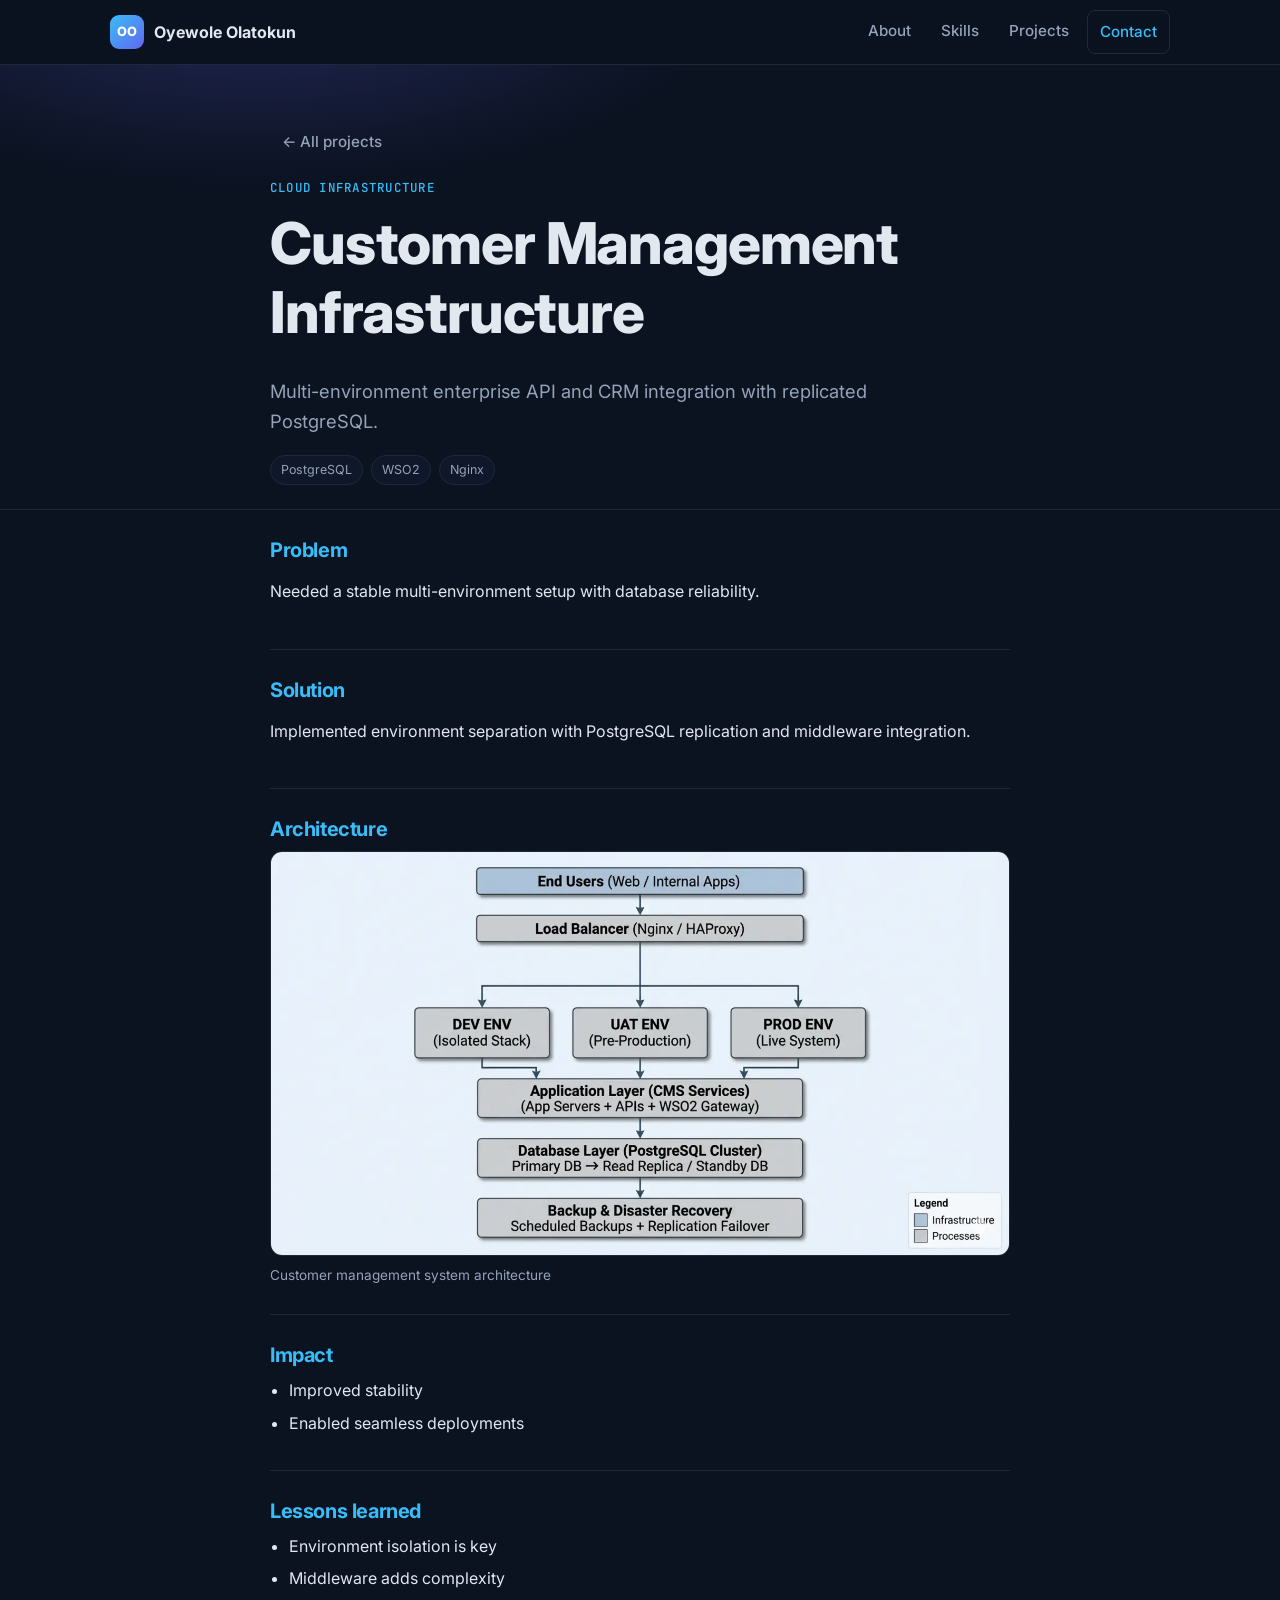
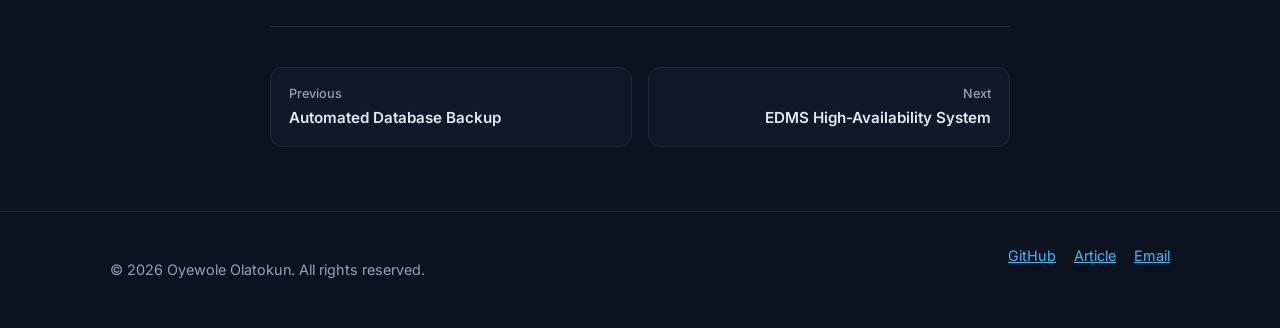
<file: projects/cms.html>
<!DOCTYPE html>
<html lang="en">
<head>
<meta charset="utf-8">
<meta name="viewport" content="width=device-width, initial-scale=1">
<title>Customer Management Infrastructure | Oyewole Olatokun</title>
<meta name="description" content="Multi-environment enterprise API and CRM integration with replicated PostgreSQL.">
<meta name="author" content="Oyewole Olatokun">
<meta name="theme-color" content="#0b1220">
<meta property="og:type" content="website">
<meta property="og:title" content="Customer Management Infrastructure | Oyewole Olatokun">
<meta property="og:description" content="Multi-environment enterprise API and CRM integration with replicated PostgreSQL.">
<meta name="twitter:card" content="summary">
<link rel="icon" href="../assets/favicon.svg" type="image/svg+xml">
<link rel="preconnect" href="https://fonts.googleapis.com">
<link rel="preconnect" href="https://fonts.gstatic.com" crossorigin>
<link href="https://fonts.googleapis.com/css2?family=Inter:wght@400;500;600;700;800&family=JetBrains+Mono:wght@500&display=swap" rel="stylesheet">
<link rel="stylesheet" href="../assets/style.css">
</head>
<body>
<a class="skip" href="#main">Skip to content</a>
<header class="site-header"><div class="wrap bar">
<a class="brand" href="../index.html" aria-label="Oyewole Olatokun home"><span class="logo" aria-hidden="true">OO</span>Oyewole Olatokun</a>
<nav aria-label="Primary"><ul>
<li><a href="../index.html#about">About</a></li>
<li><a href="../index.html#skills">Skills</a></li>
<li><a href="../index.html#projects">Projects</a></li>
<li><a href="../index.html#contact" class="nav-cta">Contact</a></li>
</ul></nav></div></header>
<main id="main">
<article>
<header class="proj-head"><div class="wrap narrow">
<nav aria-label="Breadcrumb" class="crumbs"><a href="../index.html#projects">← All projects</a></nav>
<p class="eyebrow">Cloud Infrastructure</p>
<h1>Customer Management Infrastructure</h1>
<p class="lead">Multi-environment enterprise API and CRM integration with replicated PostgreSQL.</p>
<ul class="tags"><li>PostgreSQL</li><li>WSO2</li><li>Nginx</li></ul>
</div></header>
<div class="wrap narrow">
<section class="block"><h2>Problem</h2><p>Needed a stable multi-environment setup with database reliability.</p></section>
<section class="block"><h2>Solution</h2><p>Implemented environment separation with PostgreSQL replication and middleware integration.</p></section>
<section class="block"><h2>Architecture</h2><figure><img src="../images/cms-architecture.webp" alt="Customer management system architecture diagram" loading="lazy" width="1400" height="760"><figcaption>Customer management system architecture</figcaption></figure></section>
<section class="block"><h2>Impact</h2><ul class="list"><li>Improved stability</li><li>Enabled seamless deployments</li></ul></section>
<section class="block"><h2>Lessons learned</h2><ul class="list"><li>Environment isolation is key</li><li>Middleware adds complexity</li></ul></section>

<nav class="pager" aria-label="More projects"><a href="backup.html"><small>Previous</small>Automated Database Backup</a><a href="edms.html" class="r"><small>Next</small>EDMS High-Availability System</a></nav>
</div></article></main>
<footer class="site-footer"><div class="wrap">
<p>© 2026 Oyewole Olatokun. All rights reserved.</p>
<ul>
<li><a href="https://github.com/woletokun" rel="noopener">GitHub</a></li>
<li><a href="https://www.linkedin.com/pulse/building-production-style-devops-platform-hands-on-journey-olatokun-uxg5f/" rel="noopener">Article</a></li>
<li><a href="mailto:wole.tokun@gmail.com">Email</a></li>
</ul></div></footer>
</body></html>
</file>
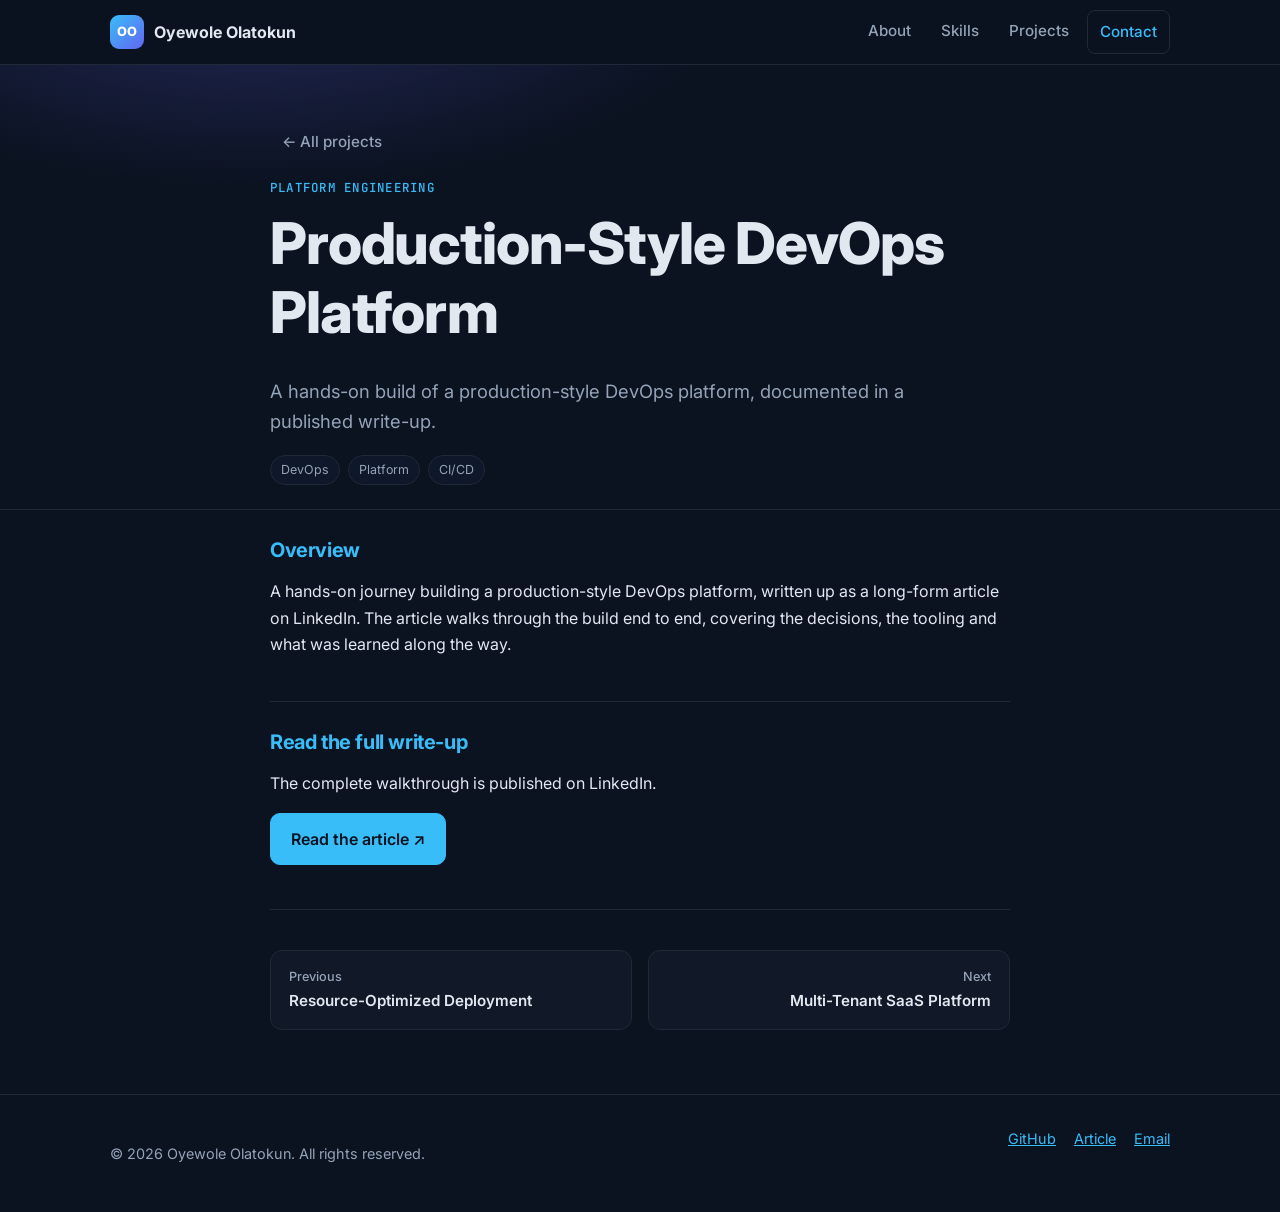
<file: projects/devops-platform.html>
<!DOCTYPE html>
<html lang="en">
<head>
<meta charset="utf-8">
<meta name="viewport" content="width=device-width, initial-scale=1">
<title>Production-Style DevOps Platform | Oyewole Olatokun</title>
<meta name="description" content="A hands-on build of a production-style DevOps platform, documented in a published write-up.">
<meta name="author" content="Oyewole Olatokun">
<meta name="theme-color" content="#0b1220">
<meta property="og:type" content="website">
<meta property="og:title" content="Production-Style DevOps Platform | Oyewole Olatokun">
<meta property="og:description" content="A hands-on build of a production-style DevOps platform, documented in a published write-up.">
<meta name="twitter:card" content="summary">
<link rel="icon" href="../assets/favicon.svg" type="image/svg+xml">
<link rel="preconnect" href="https://fonts.googleapis.com">
<link rel="preconnect" href="https://fonts.gstatic.com" crossorigin>
<link href="https://fonts.googleapis.com/css2?family=Inter:wght@400;500;600;700;800&family=JetBrains+Mono:wght@500&display=swap" rel="stylesheet">
<link rel="stylesheet" href="../assets/style.css">
</head>
<body>
<a class="skip" href="#main">Skip to content</a>
<header class="site-header"><div class="wrap bar">
<a class="brand" href="../index.html" aria-label="Oyewole Olatokun home"><span class="logo" aria-hidden="true">OO</span>Oyewole Olatokun</a>
<nav aria-label="Primary"><ul>
<li><a href="../index.html#about">About</a></li>
<li><a href="../index.html#skills">Skills</a></li>
<li><a href="../index.html#projects">Projects</a></li>
<li><a href="../index.html#contact" class="nav-cta">Contact</a></li>
</ul></nav></div></header>
<main id="main">
<article>
<header class="proj-head"><div class="wrap narrow">
<nav aria-label="Breadcrumb" class="crumbs"><a href="../index.html#projects">← All projects</a></nav>
<p class="eyebrow">Platform Engineering</p>
<h1>Production-Style DevOps Platform</h1>
<p class="lead">A hands-on build of a production-style DevOps platform, documented in a published write-up.</p>
<ul class="tags"><li>DevOps</li><li>Platform</li><li>CI/CD</li></ul>
</div></header>
<div class="wrap narrow">
<section class="block"><h2>Overview</h2><p>A hands-on journey building a production-style DevOps platform, written up as a long-form article on LinkedIn. The article walks through the build end to end, covering the decisions, the tooling and what was learned along the way.</p></section>
<section class="block"><h2>Read the full write-up</h2><p>The complete walkthrough is published on LinkedIn.</p><p><a class="btn primary" href="https://www.linkedin.com/pulse/building-production-style-devops-platform-hands-on-journey-olatokun-uxg5f/" rel="noopener">Read the article <span aria-hidden="true">↗</span></a></p></section>

<nav class="pager" aria-label="More projects"><a href="resource.html"><small>Previous</small>Resource-Optimized Deployment</a><a href="saas.html" class="r"><small>Next</small>Multi-Tenant SaaS Platform</a></nav>
</div></article></main>
<footer class="site-footer"><div class="wrap">
<p>© 2026 Oyewole Olatokun. All rights reserved.</p>
<ul>
<li><a href="https://github.com/woletokun" rel="noopener">GitHub</a></li>
<li><a href="https://www.linkedin.com/pulse/building-production-style-devops-platform-hands-on-journey-olatokun-uxg5f/" rel="noopener">Article</a></li>
<li><a href="mailto:wole.tokun@gmail.com">Email</a></li>
</ul></div></footer>
</body></html>
</file>
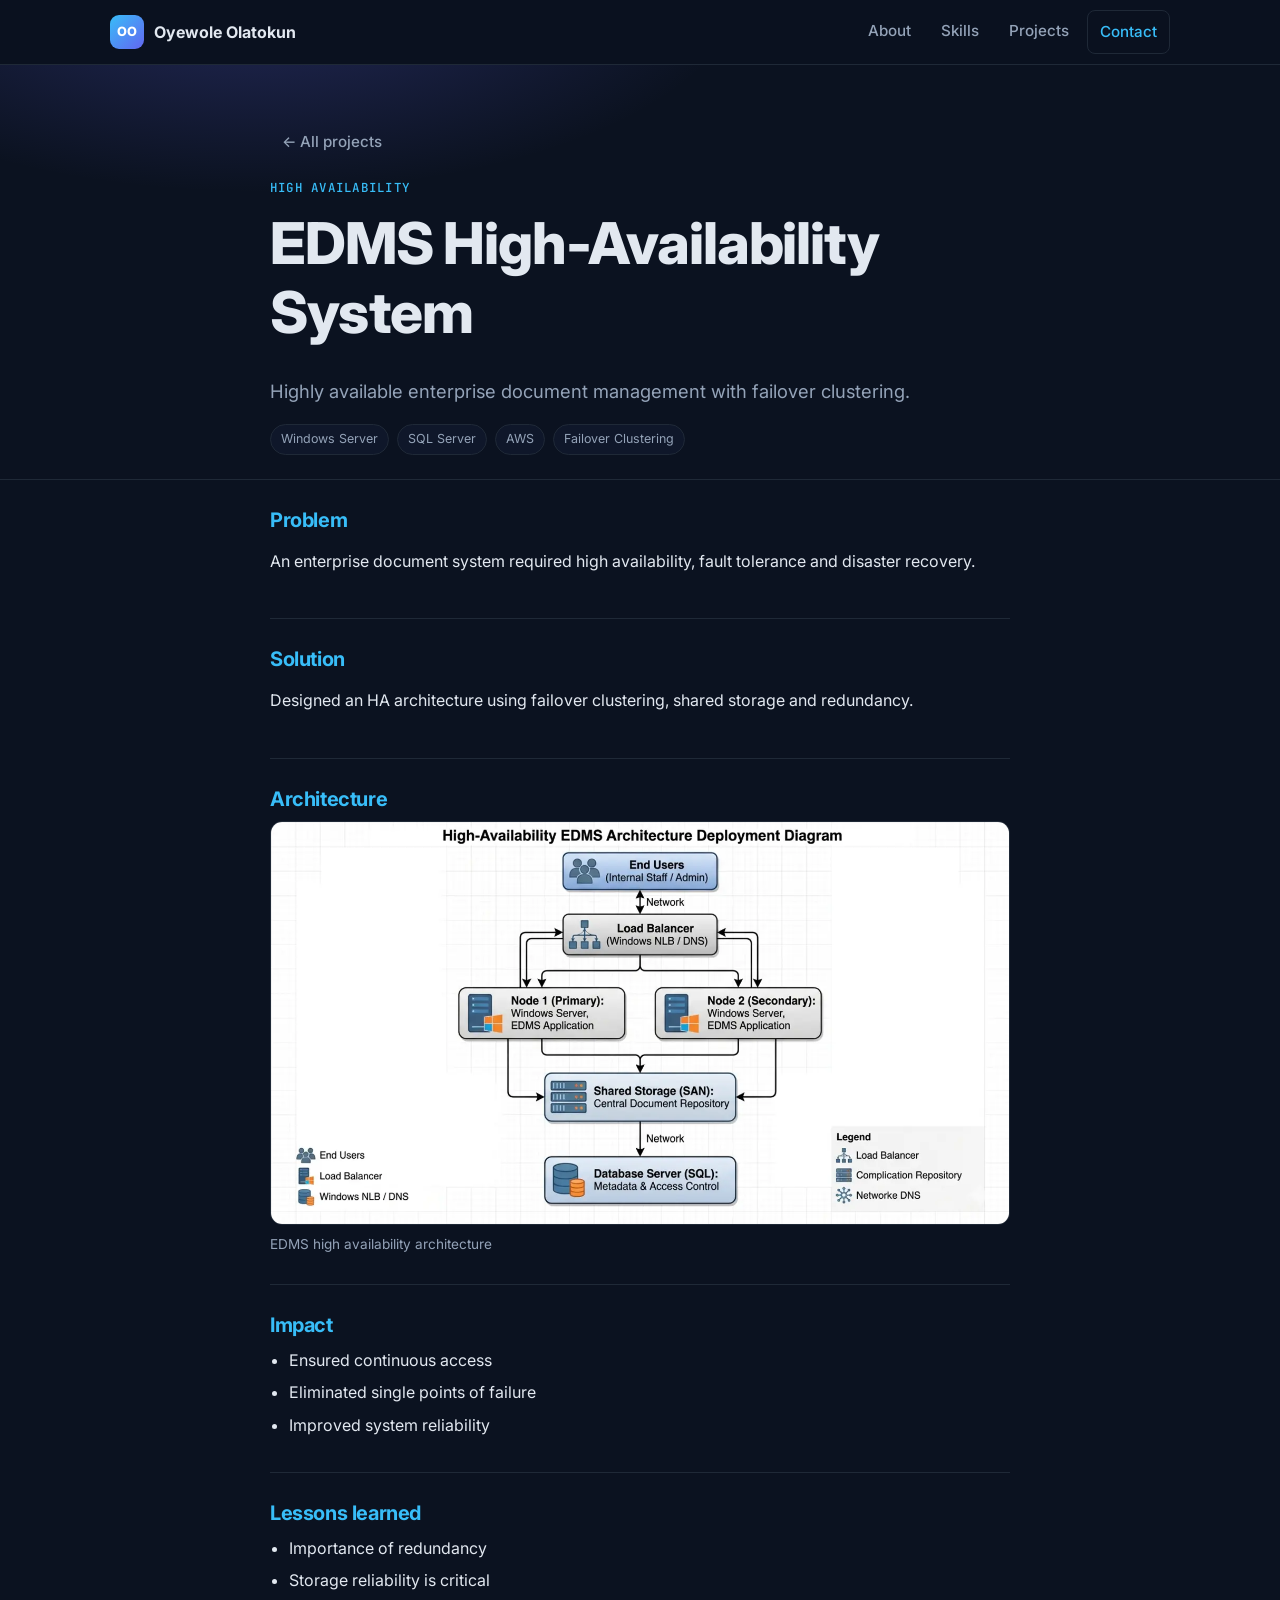
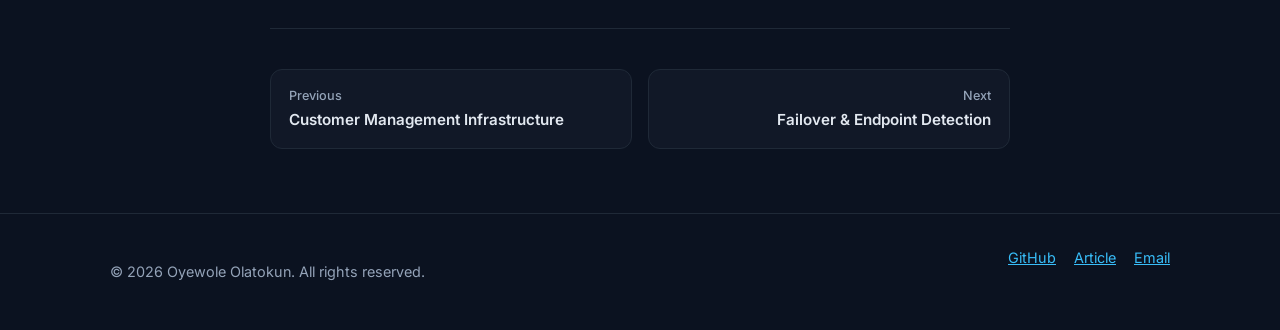
<file: projects/edms.html>
<!DOCTYPE html>
<html lang="en">
<head>
<meta charset="utf-8">
<meta name="viewport" content="width=device-width, initial-scale=1">
<title>EDMS High-Availability System | Oyewole Olatokun</title>
<meta name="description" content="Highly available enterprise document management with failover clustering.">
<meta name="author" content="Oyewole Olatokun">
<meta name="theme-color" content="#0b1220">
<meta property="og:type" content="website">
<meta property="og:title" content="EDMS High-Availability System | Oyewole Olatokun">
<meta property="og:description" content="Highly available enterprise document management with failover clustering.">
<meta name="twitter:card" content="summary">
<link rel="icon" href="../assets/favicon.svg" type="image/svg+xml">
<link rel="preconnect" href="https://fonts.googleapis.com">
<link rel="preconnect" href="https://fonts.gstatic.com" crossorigin>
<link href="https://fonts.googleapis.com/css2?family=Inter:wght@400;500;600;700;800&family=JetBrains+Mono:wght@500&display=swap" rel="stylesheet">
<link rel="stylesheet" href="../assets/style.css">
</head>
<body>
<a class="skip" href="#main">Skip to content</a>
<header class="site-header"><div class="wrap bar">
<a class="brand" href="../index.html" aria-label="Oyewole Olatokun home"><span class="logo" aria-hidden="true">OO</span>Oyewole Olatokun</a>
<nav aria-label="Primary"><ul>
<li><a href="../index.html#about">About</a></li>
<li><a href="../index.html#skills">Skills</a></li>
<li><a href="../index.html#projects">Projects</a></li>
<li><a href="../index.html#contact" class="nav-cta">Contact</a></li>
</ul></nav></div></header>
<main id="main">
<article>
<header class="proj-head"><div class="wrap narrow">
<nav aria-label="Breadcrumb" class="crumbs"><a href="../index.html#projects">← All projects</a></nav>
<p class="eyebrow">High Availability</p>
<h1>EDMS High-Availability System</h1>
<p class="lead">Highly available enterprise document management with failover clustering.</p>
<ul class="tags"><li>Windows Server</li><li>SQL Server</li><li>AWS</li><li>Failover Clustering</li></ul>
</div></header>
<div class="wrap narrow">
<section class="block"><h2>Problem</h2><p>An enterprise document system required high availability, fault tolerance and disaster recovery.</p></section>
<section class="block"><h2>Solution</h2><p>Designed an HA architecture using failover clustering, shared storage and redundancy.</p></section>
<section class="block"><h2>Architecture</h2><figure><img src="../images/edms-architecture.webp" alt="EDMS high availability architecture diagram" loading="lazy" width="1400" height="760"><figcaption>EDMS high availability architecture</figcaption></figure></section>
<section class="block"><h2>Impact</h2><ul class="list"><li>Ensured continuous access</li><li>Eliminated single points of failure</li><li>Improved system reliability</li></ul></section>
<section class="block"><h2>Lessons learned</h2><ul class="list"><li>Importance of redundancy</li><li>Storage reliability is critical</li></ul></section>

<nav class="pager" aria-label="More projects"><a href="cms.html"><small>Previous</small>Customer Management Infrastructure</a><a href="edr.html" class="r"><small>Next</small>Failover &amp; Endpoint Detection</a></nav>
</div></article></main>
<footer class="site-footer"><div class="wrap">
<p>© 2026 Oyewole Olatokun. All rights reserved.</p>
<ul>
<li><a href="https://github.com/woletokun" rel="noopener">GitHub</a></li>
<li><a href="https://www.linkedin.com/pulse/building-production-style-devops-platform-hands-on-journey-olatokun-uxg5f/" rel="noopener">Article</a></li>
<li><a href="mailto:wole.tokun@gmail.com">Email</a></li>
</ul></div></footer>
</body></html>
</file>
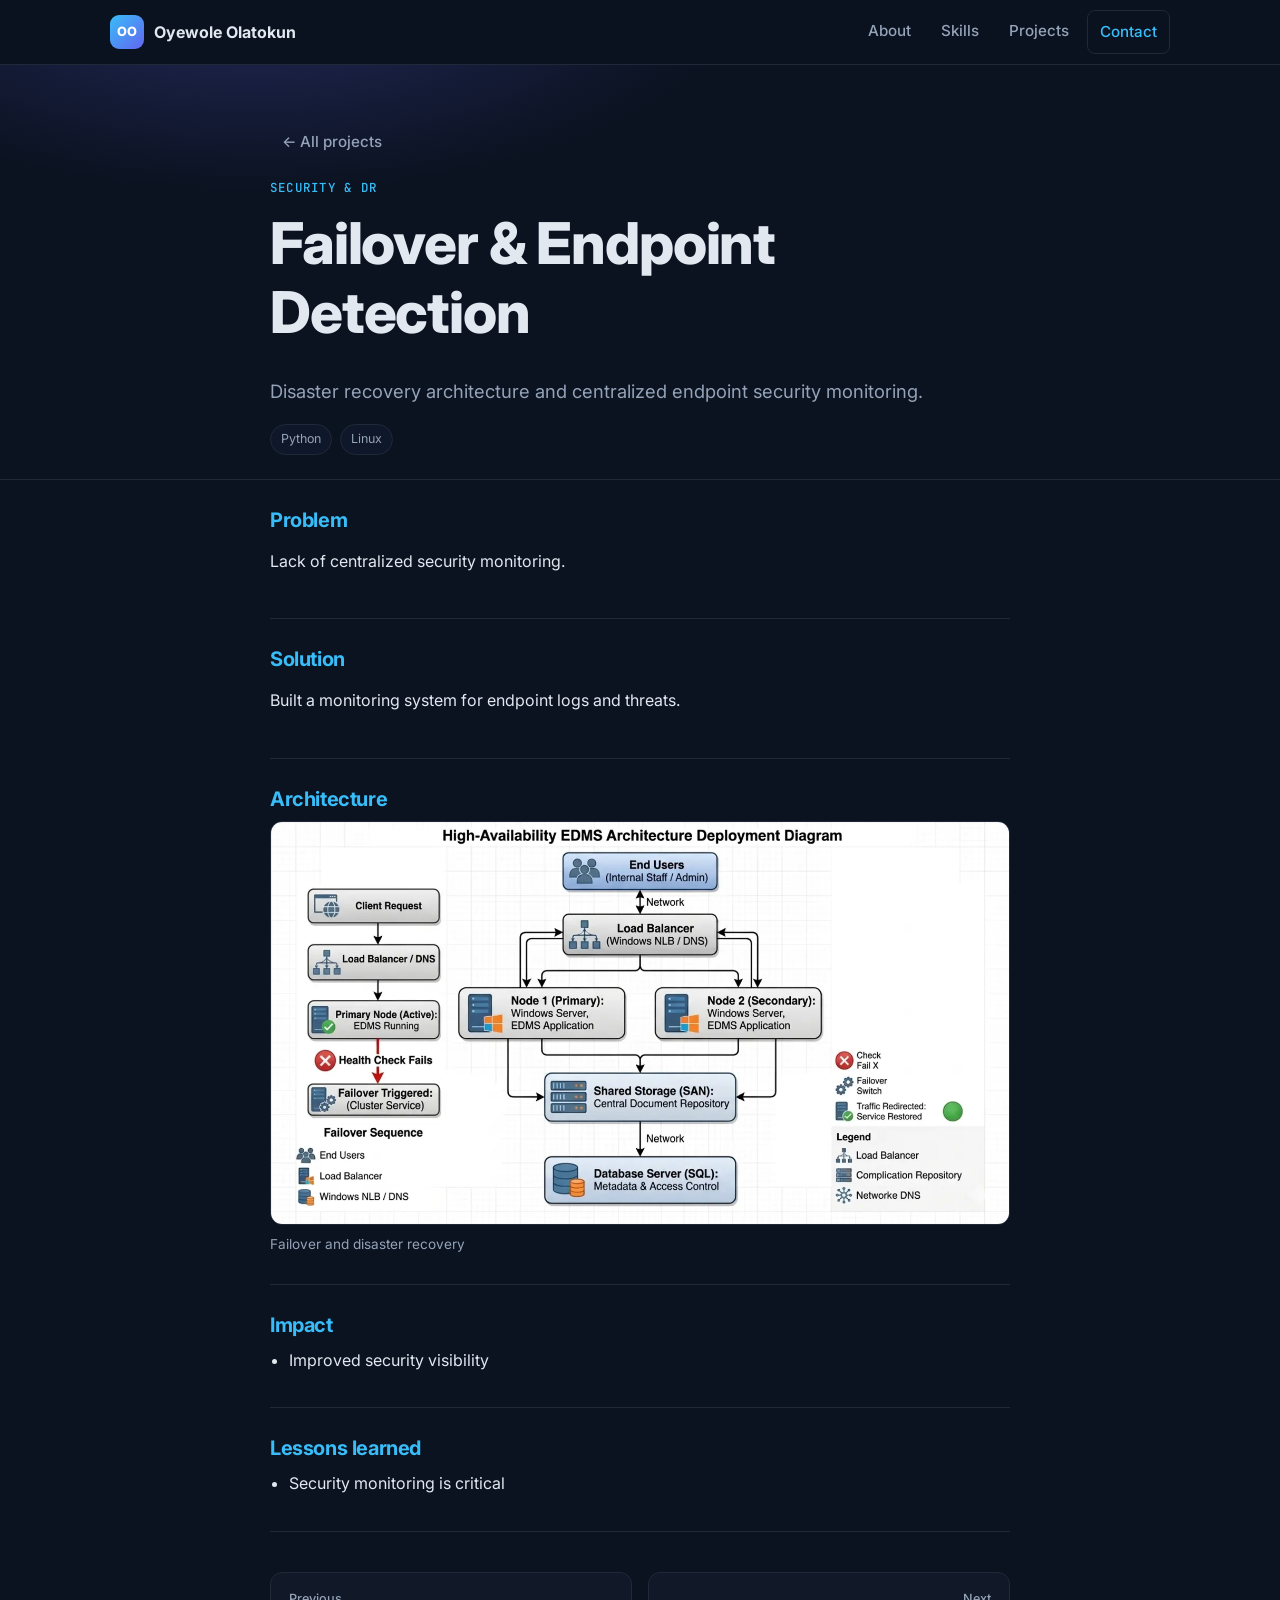
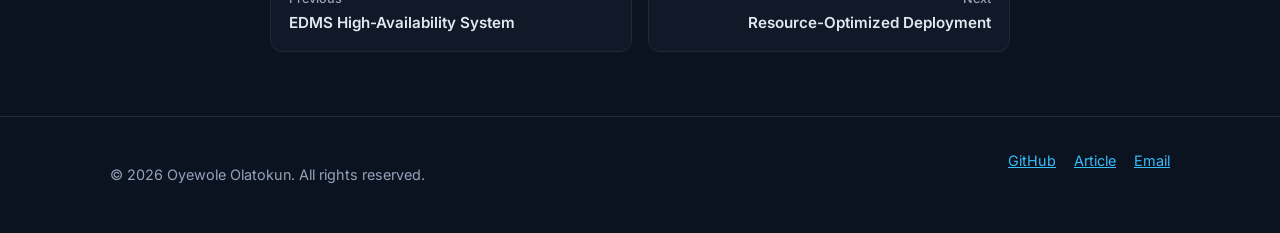
<file: projects/edr.html>
<!DOCTYPE html>
<html lang="en">
<head>
<meta charset="utf-8">
<meta name="viewport" content="width=device-width, initial-scale=1">
<title>Failover &amp; Endpoint Detection | Oyewole Olatokun</title>
<meta name="description" content="Disaster recovery architecture and centralized endpoint security monitoring.">
<meta name="author" content="Oyewole Olatokun">
<meta name="theme-color" content="#0b1220">
<meta property="og:type" content="website">
<meta property="og:title" content="Failover &amp; Endpoint Detection | Oyewole Olatokun">
<meta property="og:description" content="Disaster recovery architecture and centralized endpoint security monitoring.">
<meta name="twitter:card" content="summary">
<link rel="icon" href="../assets/favicon.svg" type="image/svg+xml">
<link rel="preconnect" href="https://fonts.googleapis.com">
<link rel="preconnect" href="https://fonts.gstatic.com" crossorigin>
<link href="https://fonts.googleapis.com/css2?family=Inter:wght@400;500;600;700;800&family=JetBrains+Mono:wght@500&display=swap" rel="stylesheet">
<link rel="stylesheet" href="../assets/style.css">
</head>
<body>
<a class="skip" href="#main">Skip to content</a>
<header class="site-header"><div class="wrap bar">
<a class="brand" href="../index.html" aria-label="Oyewole Olatokun home"><span class="logo" aria-hidden="true">OO</span>Oyewole Olatokun</a>
<nav aria-label="Primary"><ul>
<li><a href="../index.html#about">About</a></li>
<li><a href="../index.html#skills">Skills</a></li>
<li><a href="../index.html#projects">Projects</a></li>
<li><a href="../index.html#contact" class="nav-cta">Contact</a></li>
</ul></nav></div></header>
<main id="main">
<article>
<header class="proj-head"><div class="wrap narrow">
<nav aria-label="Breadcrumb" class="crumbs"><a href="../index.html#projects">← All projects</a></nav>
<p class="eyebrow">Security &amp; DR</p>
<h1>Failover &amp; Endpoint Detection</h1>
<p class="lead">Disaster recovery architecture and centralized endpoint security monitoring.</p>
<ul class="tags"><li>Python</li><li>Linux</li></ul>
</div></header>
<div class="wrap narrow">
<section class="block"><h2>Problem</h2><p>Lack of centralized security monitoring.</p></section>
<section class="block"><h2>Solution</h2><p>Built a monitoring system for endpoint logs and threats.</p></section>
<section class="block"><h2>Architecture</h2><figure><img src="../images/failover-diagram.webp" alt="Failover and disaster recovery diagram" loading="lazy" width="1400" height="760"><figcaption>Failover and disaster recovery</figcaption></figure></section>
<section class="block"><h2>Impact</h2><ul class="list"><li>Improved security visibility</li></ul></section>
<section class="block"><h2>Lessons learned</h2><ul class="list"><li>Security monitoring is critical</li></ul></section>

<nav class="pager" aria-label="More projects"><a href="edms.html"><small>Previous</small>EDMS High-Availability System</a><a href="resource.html" class="r"><small>Next</small>Resource-Optimized Deployment</a></nav>
</div></article></main>
<footer class="site-footer"><div class="wrap">
<p>© 2026 Oyewole Olatokun. All rights reserved.</p>
<ul>
<li><a href="https://github.com/woletokun" rel="noopener">GitHub</a></li>
<li><a href="https://www.linkedin.com/pulse/building-production-style-devops-platform-hands-on-journey-olatokun-uxg5f/" rel="noopener">Article</a></li>
<li><a href="mailto:wole.tokun@gmail.com">Email</a></li>
</ul></div></footer>
</body></html>
</file>
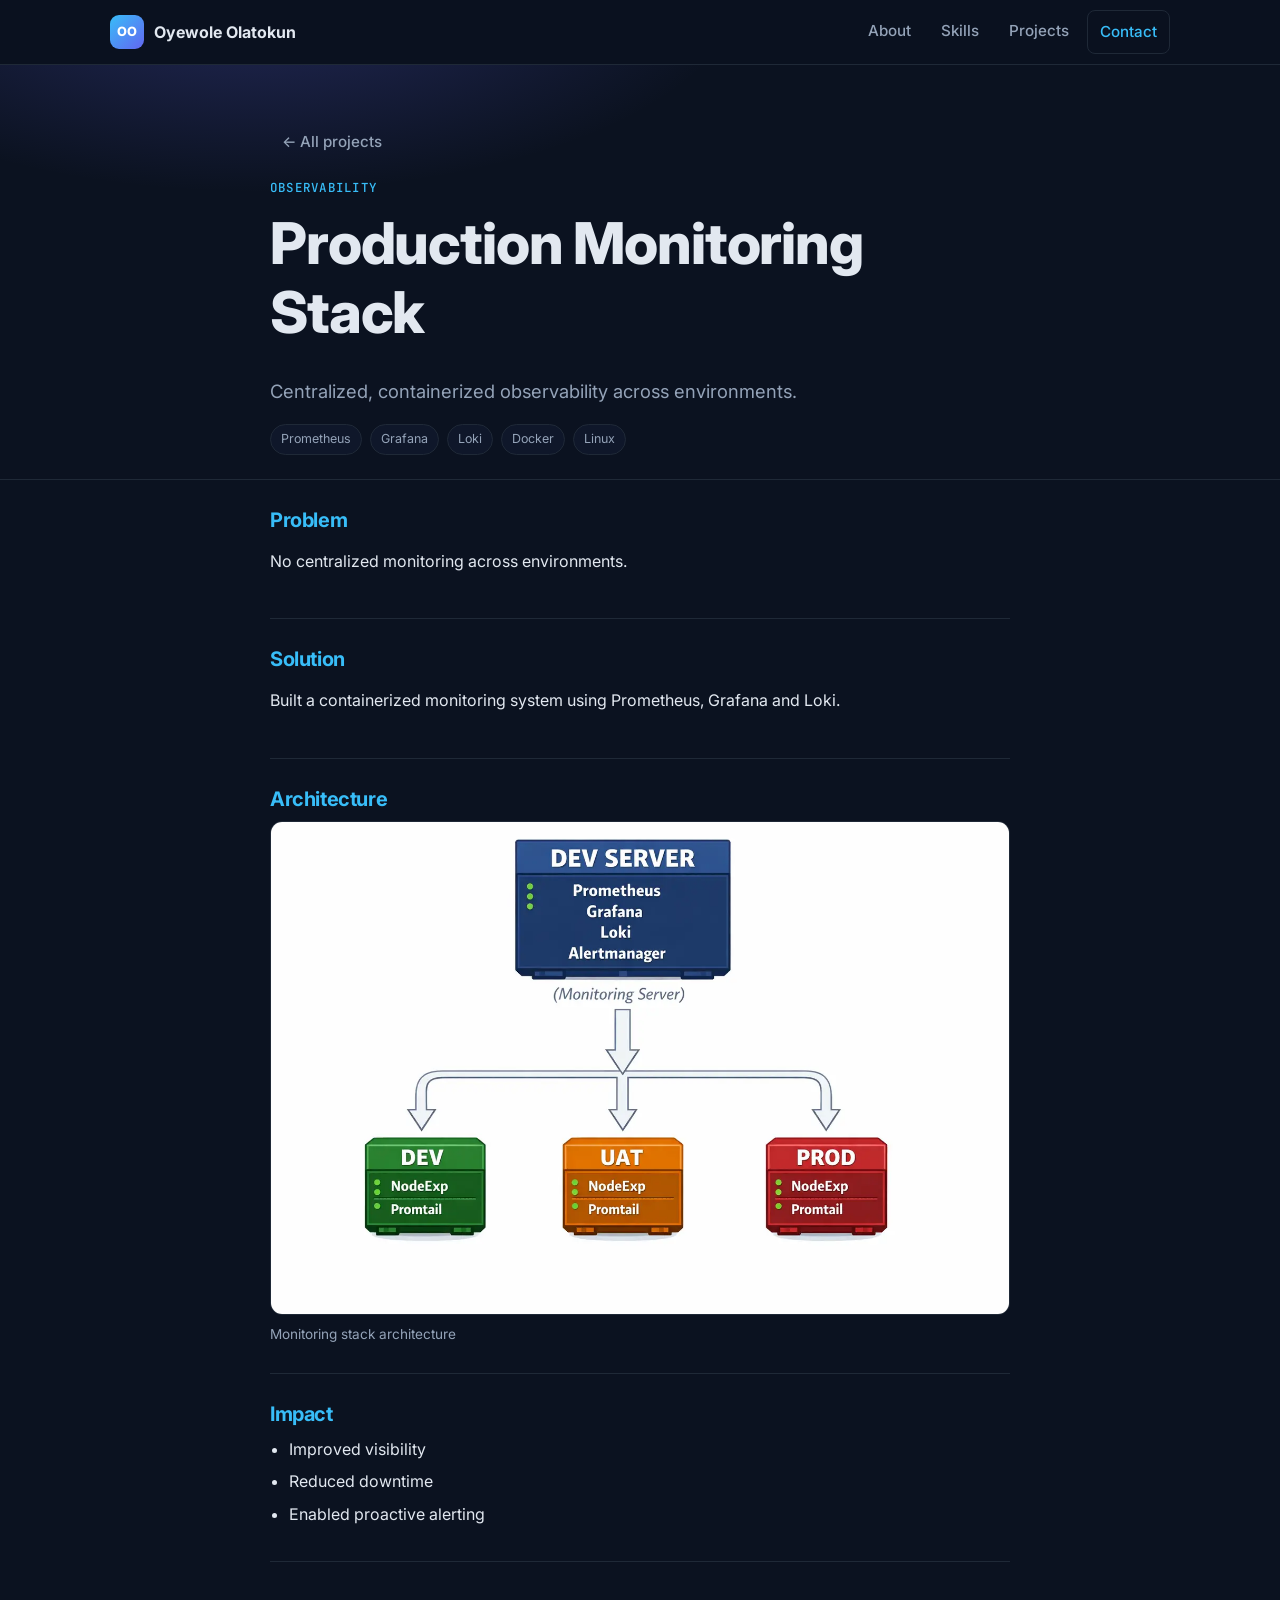
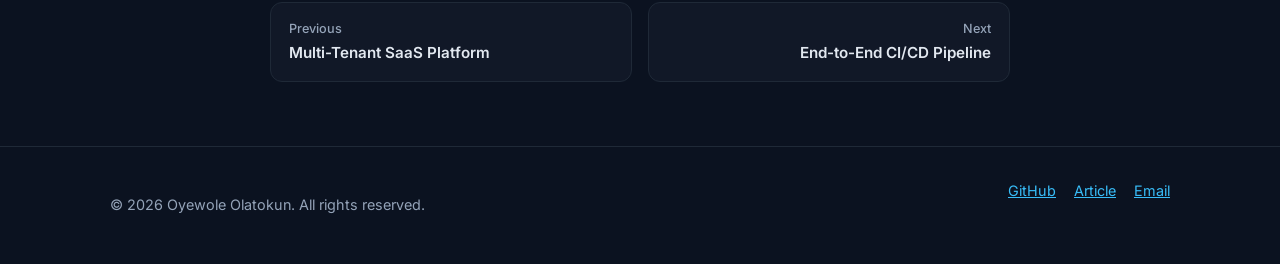
<file: projects/monitoring.html>
<!DOCTYPE html>
<html lang="en">
<head>
<meta charset="utf-8">
<meta name="viewport" content="width=device-width, initial-scale=1">
<title>Production Monitoring Stack | Oyewole Olatokun</title>
<meta name="description" content="Centralized, containerized observability across environments.">
<meta name="author" content="Oyewole Olatokun">
<meta name="theme-color" content="#0b1220">
<meta property="og:type" content="website">
<meta property="og:title" content="Production Monitoring Stack | Oyewole Olatokun">
<meta property="og:description" content="Centralized, containerized observability across environments.">
<meta name="twitter:card" content="summary">
<link rel="icon" href="../assets/favicon.svg" type="image/svg+xml">
<link rel="preconnect" href="https://fonts.googleapis.com">
<link rel="preconnect" href="https://fonts.gstatic.com" crossorigin>
<link href="https://fonts.googleapis.com/css2?family=Inter:wght@400;500;600;700;800&family=JetBrains+Mono:wght@500&display=swap" rel="stylesheet">
<link rel="stylesheet" href="../assets/style.css">
</head>
<body>
<a class="skip" href="#main">Skip to content</a>
<header class="site-header"><div class="wrap bar">
<a class="brand" href="../index.html" aria-label="Oyewole Olatokun home"><span class="logo" aria-hidden="true">OO</span>Oyewole Olatokun</a>
<nav aria-label="Primary"><ul>
<li><a href="../index.html#about">About</a></li>
<li><a href="../index.html#skills">Skills</a></li>
<li><a href="../index.html#projects">Projects</a></li>
<li><a href="../index.html#contact" class="nav-cta">Contact</a></li>
</ul></nav></div></header>
<main id="main">
<article>
<header class="proj-head"><div class="wrap narrow">
<nav aria-label="Breadcrumb" class="crumbs"><a href="../index.html#projects">← All projects</a></nav>
<p class="eyebrow">Observability</p>
<h1>Production Monitoring Stack</h1>
<p class="lead">Centralized, containerized observability across environments.</p>
<ul class="tags"><li>Prometheus</li><li>Grafana</li><li>Loki</li><li>Docker</li><li>Linux</li></ul>
</div></header>
<div class="wrap narrow">
<section class="block"><h2>Problem</h2><p>No centralized monitoring across environments.</p></section>
<section class="block"><h2>Solution</h2><p>Built a containerized monitoring system using Prometheus, Grafana and Loki.</p></section>
<section class="block"><h2>Architecture</h2><figure><img src="../images/monitoring-setup.webp" alt="Monitoring stack architecture diagram" loading="lazy" width="1400" height="760"><figcaption>Monitoring stack architecture</figcaption></figure></section>
<section class="block"><h2>Impact</h2><ul class="list"><li>Improved visibility</li><li>Reduced downtime</li><li>Enabled proactive alerting</li></ul></section>

<nav class="pager" aria-label="More projects"><a href="saas.html"><small>Previous</small>Multi-Tenant SaaS Platform</a><a href="cicd.html" class="r"><small>Next</small>End-to-End CI/CD Pipeline</a></nav>
</div></article></main>
<footer class="site-footer"><div class="wrap">
<p>© 2026 Oyewole Olatokun. All rights reserved.</p>
<ul>
<li><a href="https://github.com/woletokun" rel="noopener">GitHub</a></li>
<li><a href="https://www.linkedin.com/pulse/building-production-style-devops-platform-hands-on-journey-olatokun-uxg5f/" rel="noopener">Article</a></li>
<li><a href="mailto:wole.tokun@gmail.com">Email</a></li>
</ul></div></footer>
</body></html>
</file>
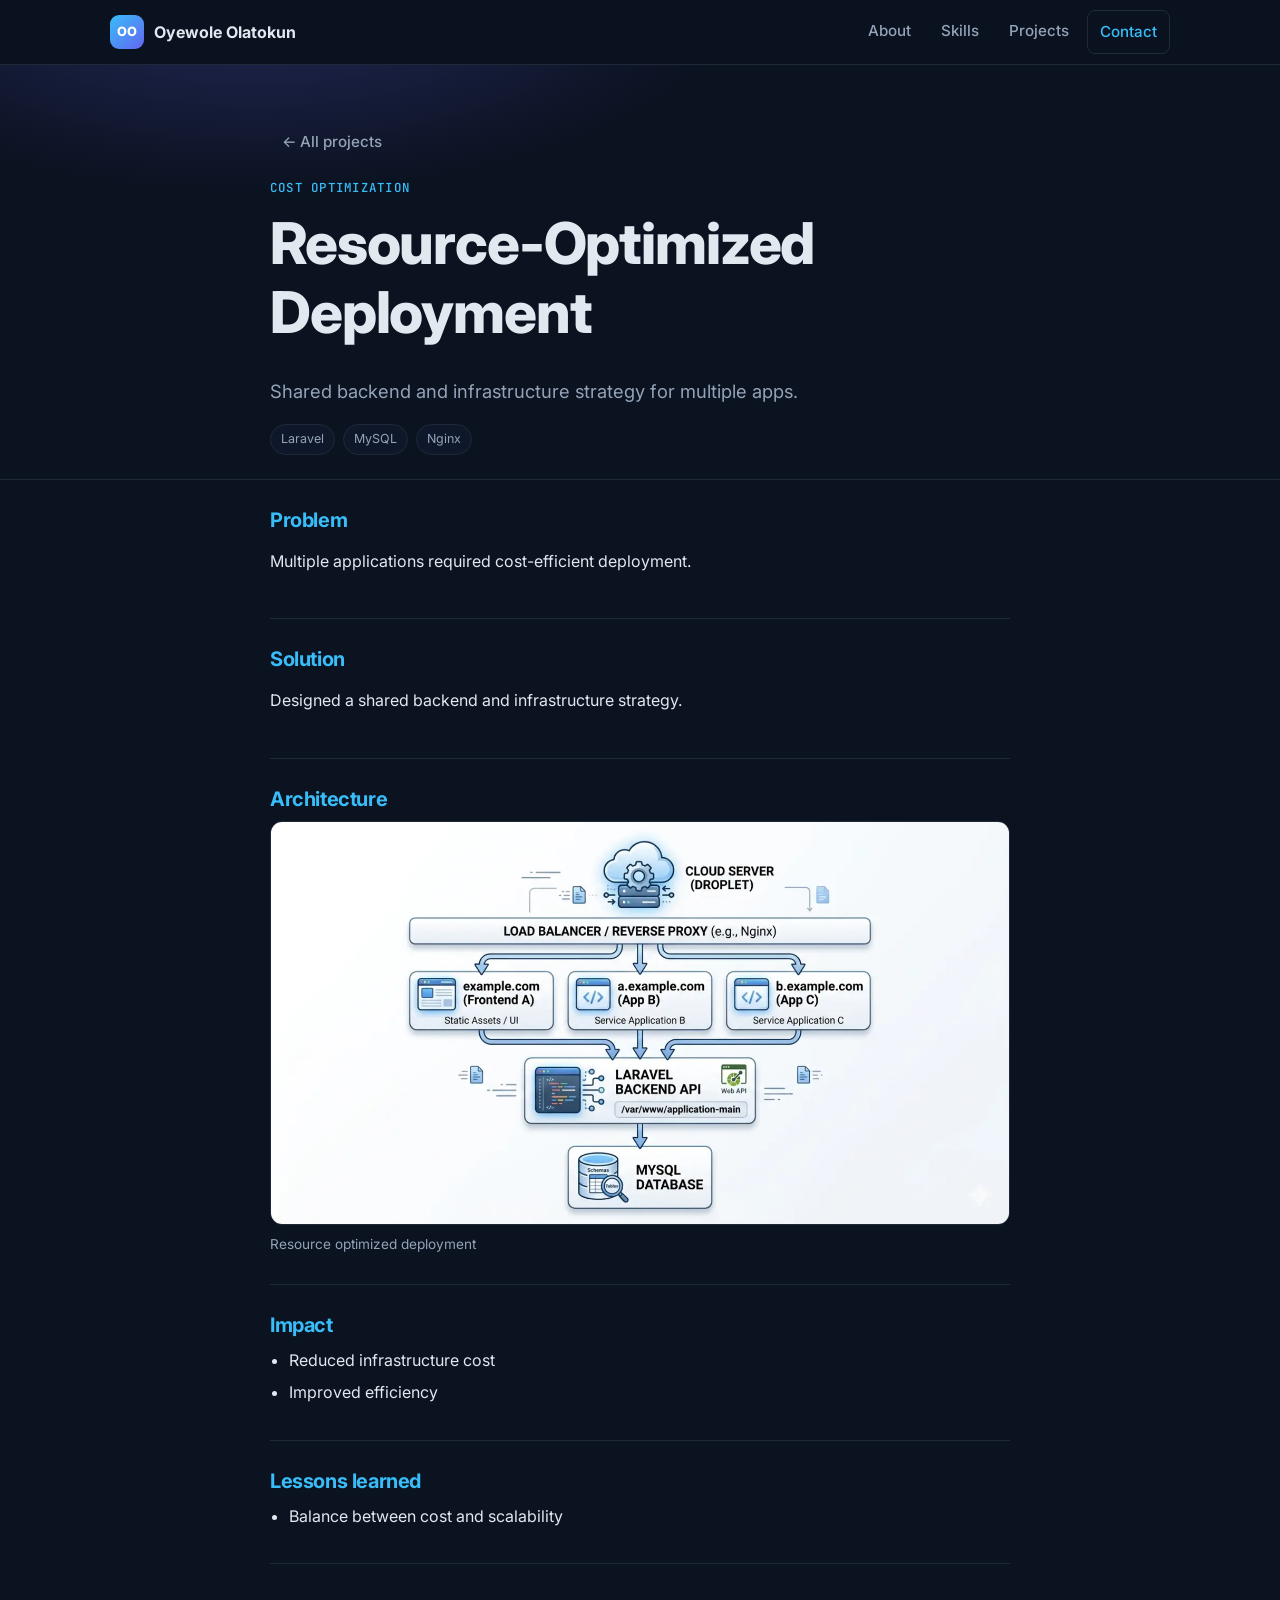
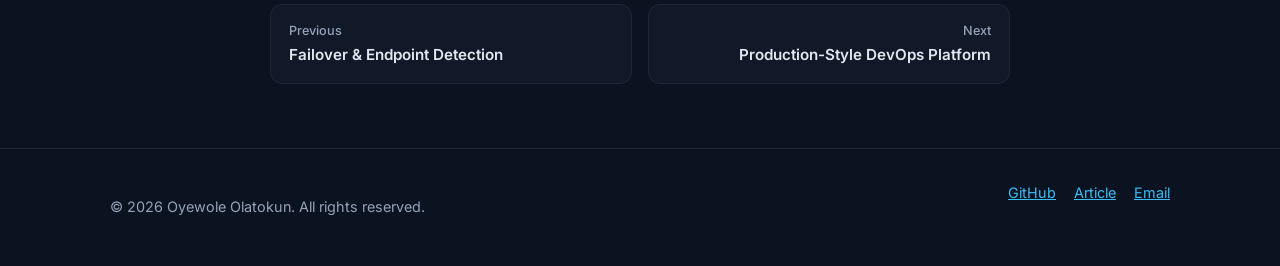
<file: projects/resource.html>
<!DOCTYPE html>
<html lang="en">
<head>
<meta charset="utf-8">
<meta name="viewport" content="width=device-width, initial-scale=1">
<title>Resource-Optimized Deployment | Oyewole Olatokun</title>
<meta name="description" content="Shared backend and infrastructure strategy for multiple apps.">
<meta name="author" content="Oyewole Olatokun">
<meta name="theme-color" content="#0b1220">
<meta property="og:type" content="website">
<meta property="og:title" content="Resource-Optimized Deployment | Oyewole Olatokun">
<meta property="og:description" content="Shared backend and infrastructure strategy for multiple apps.">
<meta name="twitter:card" content="summary">
<link rel="icon" href="../assets/favicon.svg" type="image/svg+xml">
<link rel="preconnect" href="https://fonts.googleapis.com">
<link rel="preconnect" href="https://fonts.gstatic.com" crossorigin>
<link href="https://fonts.googleapis.com/css2?family=Inter:wght@400;500;600;700;800&family=JetBrains+Mono:wght@500&display=swap" rel="stylesheet">
<link rel="stylesheet" href="../assets/style.css">
</head>
<body>
<a class="skip" href="#main">Skip to content</a>
<header class="site-header"><div class="wrap bar">
<a class="brand" href="../index.html" aria-label="Oyewole Olatokun home"><span class="logo" aria-hidden="true">OO</span>Oyewole Olatokun</a>
<nav aria-label="Primary"><ul>
<li><a href="../index.html#about">About</a></li>
<li><a href="../index.html#skills">Skills</a></li>
<li><a href="../index.html#projects">Projects</a></li>
<li><a href="../index.html#contact" class="nav-cta">Contact</a></li>
</ul></nav></div></header>
<main id="main">
<article>
<header class="proj-head"><div class="wrap narrow">
<nav aria-label="Breadcrumb" class="crumbs"><a href="../index.html#projects">← All projects</a></nav>
<p class="eyebrow">Cost Optimization</p>
<h1>Resource-Optimized Deployment</h1>
<p class="lead">Shared backend and infrastructure strategy for multiple apps.</p>
<ul class="tags"><li>Laravel</li><li>MySQL</li><li>Nginx</li></ul>
</div></header>
<div class="wrap narrow">
<section class="block"><h2>Problem</h2><p>Multiple applications required cost-efficient deployment.</p></section>
<section class="block"><h2>Solution</h2><p>Designed a shared backend and infrastructure strategy.</p></section>
<section class="block"><h2>Architecture</h2><figure><img src="../images/resource-optimized-img.webp" alt="Resource optimized deployment diagram" loading="lazy" width="1400" height="760"><figcaption>Resource optimized deployment</figcaption></figure></section>
<section class="block"><h2>Impact</h2><ul class="list"><li>Reduced infrastructure cost</li><li>Improved efficiency</li></ul></section>
<section class="block"><h2>Lessons learned</h2><ul class="list"><li>Balance between cost and scalability</li></ul></section>

<nav class="pager" aria-label="More projects"><a href="edr.html"><small>Previous</small>Failover &amp; Endpoint Detection</a><a href="devops-platform.html" class="r"><small>Next</small>Production-Style DevOps Platform</a></nav>
</div></article></main>
<footer class="site-footer"><div class="wrap">
<p>© 2026 Oyewole Olatokun. All rights reserved.</p>
<ul>
<li><a href="https://github.com/woletokun" rel="noopener">GitHub</a></li>
<li><a href="https://www.linkedin.com/pulse/building-production-style-devops-platform-hands-on-journey-olatokun-uxg5f/" rel="noopener">Article</a></li>
<li><a href="mailto:wole.tokun@gmail.com">Email</a></li>
</ul></div></footer>
</body></html>
</file>
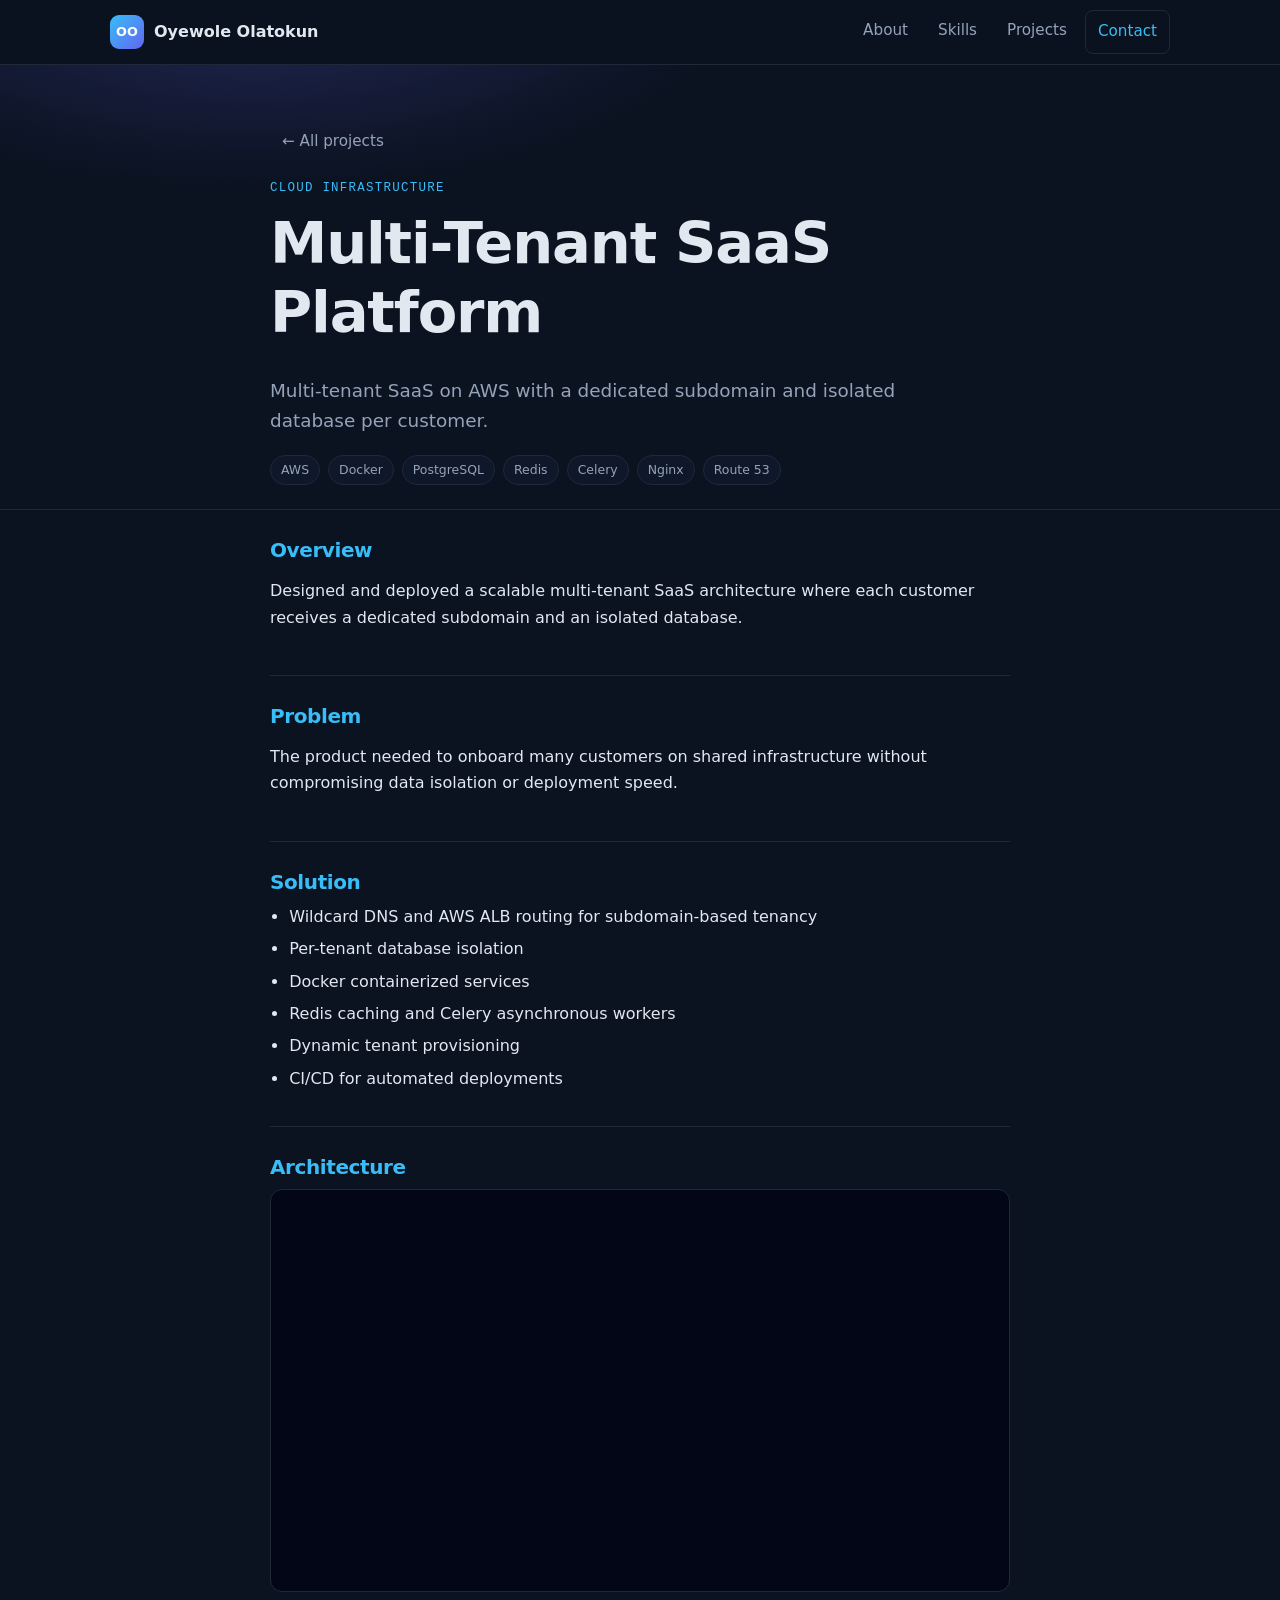
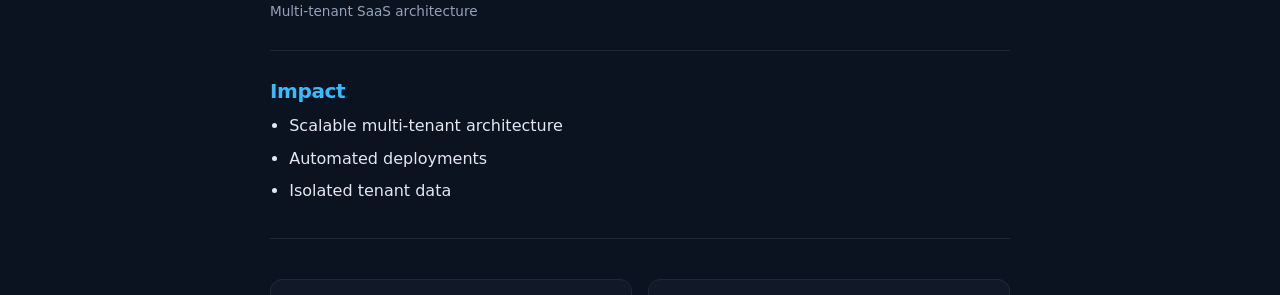
<file: projects/saas-platform.html>
<!DOCTYPE html><html lang="en"><head><meta charset="utf-8"><title>Redirecting…</title><meta http-equiv="refresh" content="0; url=saas.html"><link rel="canonical" href="saas.html"><meta name="robots" content="noindex"></head><body><p><a href="saas.html">Continue</a></p></body></html>
</file>
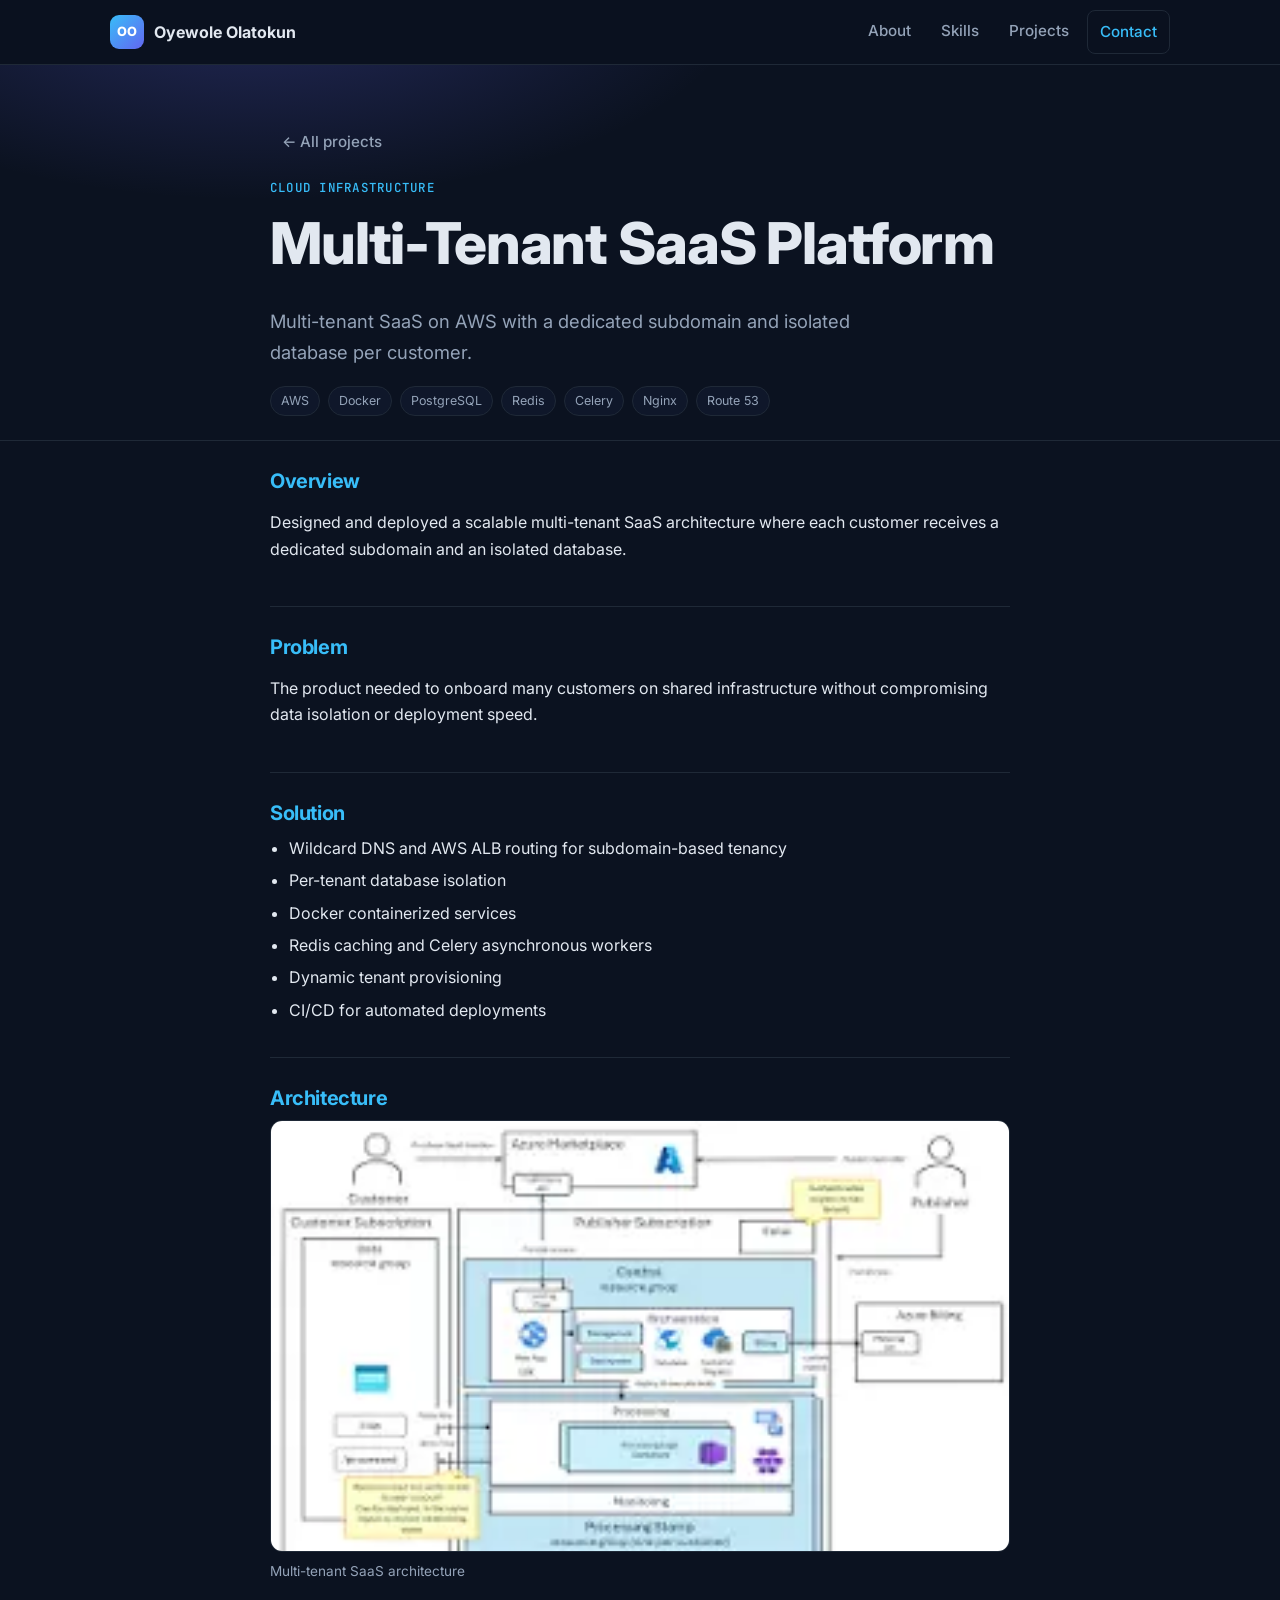
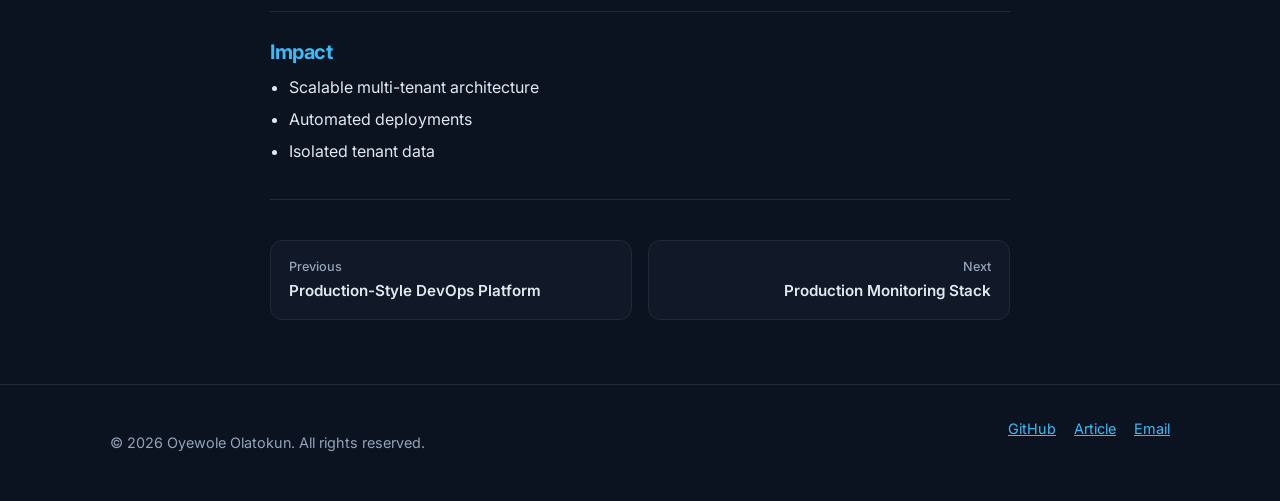
<file: projects/saas.html>
<!DOCTYPE html>
<html lang="en">
<head>
<meta charset="utf-8">
<meta name="viewport" content="width=device-width, initial-scale=1">
<title>Multi-Tenant SaaS Platform | Oyewole Olatokun</title>
<meta name="description" content="Multi-tenant SaaS on AWS with a dedicated subdomain and isolated database per customer.">
<meta name="author" content="Oyewole Olatokun">
<meta name="theme-color" content="#0b1220">
<meta property="og:type" content="website">
<meta property="og:title" content="Multi-Tenant SaaS Platform | Oyewole Olatokun">
<meta property="og:description" content="Multi-tenant SaaS on AWS with a dedicated subdomain and isolated database per customer.">
<meta name="twitter:card" content="summary">
<link rel="icon" href="../assets/favicon.svg" type="image/svg+xml">
<link rel="preconnect" href="https://fonts.googleapis.com">
<link rel="preconnect" href="https://fonts.gstatic.com" crossorigin>
<link href="https://fonts.googleapis.com/css2?family=Inter:wght@400;500;600;700;800&family=JetBrains+Mono:wght@500&display=swap" rel="stylesheet">
<link rel="stylesheet" href="../assets/style.css">
</head>
<body>
<a class="skip" href="#main">Skip to content</a>
<header class="site-header"><div class="wrap bar">
<a class="brand" href="../index.html" aria-label="Oyewole Olatokun home"><span class="logo" aria-hidden="true">OO</span>Oyewole Olatokun</a>
<nav aria-label="Primary"><ul>
<li><a href="../index.html#about">About</a></li>
<li><a href="../index.html#skills">Skills</a></li>
<li><a href="../index.html#projects">Projects</a></li>
<li><a href="../index.html#contact" class="nav-cta">Contact</a></li>
</ul></nav></div></header>
<main id="main">
<article>
<header class="proj-head"><div class="wrap narrow">
<nav aria-label="Breadcrumb" class="crumbs"><a href="../index.html#projects">← All projects</a></nav>
<p class="eyebrow">Cloud Infrastructure</p>
<h1>Multi-Tenant SaaS Platform</h1>
<p class="lead">Multi-tenant SaaS on AWS with a dedicated subdomain and isolated database per customer.</p>
<ul class="tags"><li>AWS</li><li>Docker</li><li>PostgreSQL</li><li>Redis</li><li>Celery</li><li>Nginx</li><li>Route 53</li></ul>
</div></header>
<div class="wrap narrow">
<section class="block"><h2>Overview</h2><p>Designed and deployed a scalable multi-tenant SaaS architecture where each customer receives a dedicated subdomain and an isolated database.</p></section>
<section class="block"><h2>Problem</h2><p>The product needed to onboard many customers on shared infrastructure without compromising data isolation or deployment speed.</p></section>
<section class="block"><h2>Solution</h2><ul class="list"><li>Wildcard DNS and AWS ALB routing for subdomain-based tenancy</li><li>Per-tenant database isolation</li><li>Docker containerized services</li><li>Redis caching and Celery asynchronous workers</li><li>Dynamic tenant provisioning</li><li>CI/CD for automated deployments</li></ul></section>
<section class="block"><h2>Architecture</h2><figure><img src="../images/architecture.webp" alt="Multi-tenant SaaS architecture diagram" loading="lazy" width="1400" height="760"><figcaption>Multi-tenant SaaS architecture</figcaption></figure></section>
<section class="block"><h2>Impact</h2><ul class="list"><li>Scalable multi-tenant architecture</li><li>Automated deployments</li><li>Isolated tenant data</li></ul></section>

<nav class="pager" aria-label="More projects"><a href="devops-platform.html"><small>Previous</small>Production-Style DevOps Platform</a><a href="monitoring.html" class="r"><small>Next</small>Production Monitoring Stack</a></nav>
</div></article></main>
<footer class="site-footer"><div class="wrap">
<p>© 2026 Oyewole Olatokun. All rights reserved.</p>
<ul>
<li><a href="https://github.com/woletokun" rel="noopener">GitHub</a></li>
<li><a href="https://www.linkedin.com/pulse/building-production-style-devops-platform-hands-on-journey-olatokun-uxg5f/" rel="noopener">Article</a></li>
<li><a href="mailto:wole.tokun@gmail.com">Email</a></li>
</ul></div></footer>
</body></html>
</file>
<file: assets/style.css>
:root{color-scheme:dark;--bg:#0b1220;--bg2:#0f172a;--surface:#111827;--line:#1f2937;--text:#e2e8f0;--muted:#94a3b8;--accent:#38bdf8;--accent2:#6366f1;--r:14px}
*{box-sizing:border-box}
html{scroll-behavior:smooth;scroll-padding-top:80px}
@media (prefers-reduced-motion:reduce){html{scroll-behavior:auto}*{transition:none!important}}
body{margin:0;font:400 16px/1.65 Inter,system-ui,-apple-system,"Segoe UI",sans-serif;background:var(--bg);color:var(--text);-webkit-font-smoothing:antialiased}
img{max-width:100%;height:auto;display:block}
a{color:var(--accent)}
a:focus-visible,.btn:focus-visible{outline:3px solid var(--accent);outline-offset:3px;border-radius:6px}
.wrap{max-width:1100px;margin:0 auto;padding:0 20px}.narrow{max-width:780px}.center{text-align:center}
.sr{position:absolute;width:1px;height:1px;overflow:hidden;clip:rect(0 0 0 0)}
.skip{position:absolute;left:12px;top:-60px;background:var(--accent);color:#0b1220;padding:10px 14px;border-radius:8px;z-index:100;font-weight:600}.skip:focus{top:12px}
h1,h2,h3{line-height:1.2;letter-spacing:-.02em;margin:0 0 .5em}
h1{font-size:clamp(2.1rem,5vw,3.6rem);font-weight:800}h2{font-size:clamp(1.5rem,3vw,2rem);font-weight:700}h3{font-size:1.15rem;font-weight:600}
section{padding:72px 0}
.eyebrow{font:500 .78rem/1 "JetBrains Mono",monospace;text-transform:uppercase;letter-spacing:.1em;color:var(--accent);margin:0 0 14px}
.lead{font-size:1.15rem;color:var(--muted);max-width:660px}
.site-header{position:sticky;top:0;z-index:50;background:color-mix(in srgb,var(--bg) 85%,transparent);backdrop-filter:blur(12px);border-bottom:1px solid var(--line)}
.bar{display:flex;align-items:center;justify-content:space-between;gap:16px;min-height:64px;flex-wrap:wrap}
.brand{display:flex;align-items:center;gap:10px;color:var(--text);text-decoration:none;font-weight:700}
.logo{display:grid;place-items:center;width:34px;height:34px;border-radius:9px;background:linear-gradient(135deg,var(--accent),var(--accent2));color:#fff;font-size:.8rem;font-weight:800}
nav ul{display:flex;gap:6px;list-style:none;margin:0;padding:0;flex-wrap:wrap}
nav a{display:block;padding:8px 12px;color:var(--muted);text-decoration:none;border-radius:8px;font-weight:500;font-size:.95rem}
nav a:hover{color:var(--text);background:var(--bg2)}nav .nav-cta{color:var(--accent);border:1px solid var(--line)}
.hero{padding:110px 0 80px;background:radial-gradient(900px 400px at 50% -10%,color-mix(in srgb,var(--accent2) 35%,transparent),transparent 70%)}
.hero h1{max-width:820px}.actions{display:flex;gap:12px;flex-wrap:wrap;margin:28px 0}
.btn{display:inline-block;padding:12px 20px;border-radius:10px;border:1px solid var(--line);background:var(--surface);color:var(--text);text-decoration:none;font-weight:600;transition:transform .2s,border-color .2s}
.btn:hover{transform:translateY(-2px);border-color:var(--accent)}
.btn.primary{background:var(--accent);color:#0b1220;border-color:var(--accent)}
.tags{display:flex;flex-wrap:wrap;gap:8px;list-style:none;margin:14px 0 0;padding:0}
.tags li{font-size:.78rem;padding:4px 10px;border-radius:999px;background:var(--bg2);border:1px solid var(--line);color:var(--muted)}
.impact{padding:0}.metrics{display:grid;grid-template-columns:repeat(auto-fit,minmax(170px,1fr));gap:16px;margin:0;padding:24px 0}
.metrics div{background:var(--surface);border:1px solid var(--line);border-radius:var(--r);padding:22px;text-align:center}
.metrics dt{color:var(--muted);font-size:.85rem;order:2}.metrics dd{margin:0;font-size:2rem;font-weight:800;color:var(--accent)}
.metrics div{display:flex;flex-direction:column}
.skills{display:grid;grid-template-columns:repeat(auto-fit,minmax(300px,1fr));gap:20px}
.skill{background:var(--surface);border:1px solid var(--line);border-radius:var(--r);padding:22px}.skill h3{margin:0}
.grid{display:grid;grid-template-columns:repeat(auto-fill,minmax(320px,1fr));gap:24px;list-style:none;padding:0;margin:32px 0 0}
.card{display:flex;flex-direction:column;background:var(--surface);border:1px solid var(--line);border-radius:var(--r);overflow:hidden;transition:transform .25s,box-shadow .25s,border-color .25s}
.card:hover,.card:focus-within{transform:translateY(-4px);border-color:var(--accent);box-shadow:0 14px 30px rgba(0,0,0,.25)}
.card.featured{grid-column:1/-1;flex-direction:row}
.card-media{display:block;background:#020617;aspect-ratio:16/9;overflow:hidden}.card.featured .card-media{flex:0 0 42%;aspect-ratio:auto}
.card-media img{width:100%;height:100%;object-fit:contain}
.ph{width:100%;height:100%;min-height:200px;display:grid;place-items:center;background:linear-gradient(135deg,#0ea5e9,#6366f1);color:#fff;font-weight:800;font-size:1.8rem;text-align:center;line-height:1.1}
.card-body{padding:22px;display:flex;flex-direction:column;flex:1}.card-body h3 a{color:var(--text);text-decoration:none}
.card-body h3 a::after{content:"";position:absolute;inset:0}.card{position:relative}
.card-body p{color:var(--muted);margin:0 0 4px}.card-body .eyebrow{margin-bottom:10px}
.flag{margin-left:10px;padding:3px 8px;border-radius:999px;background:var(--accent);color:#0b1220;font-size:.65rem}
.more{margin-top:auto;padding-top:16px;font-weight:600;text-decoration:none;position:relative}
.cta{background:linear-gradient(135deg,#0369a1,#4f46e5);color:#fff}.cta .btn.primary{background:#fff;color:#0f172a;border-color:#fff}.cta p{opacity:.9}
.proj-head{padding:56px 0 24px;border-bottom:1px solid var(--line);background:radial-gradient(700px 300px at 20% -20%,color-mix(in srgb,var(--accent2) 28%,transparent),transparent 70%)}
.crumbs{margin-bottom:20px}.crumbs a{color:var(--muted);text-decoration:none;font-weight:500}.crumbs a:hover{color:var(--accent)}
.block{padding:28px 0;border-bottom:1px solid var(--line)}.block h2{font-size:1.25rem;color:var(--accent)}
.list{padding-left:1.2rem;margin:0}.list li{margin:6px 0}
figure{margin:0}figure img{width:100%;border-radius:12px;border:1px solid var(--line);background:#020617}figcaption{color:var(--muted);font-size:.85rem;margin-top:8px}
.pager{display:flex;justify-content:space-between;gap:16px;padding:40px 0 64px;flex-wrap:wrap}
.pager a{flex:1 1 240px;padding:16px 18px;border:1px solid var(--line);border-radius:12px;background:var(--surface);color:var(--text);text-decoration:none;font-weight:600}
.pager a:hover{border-color:var(--accent)}.pager small{display:block;color:var(--muted);font-weight:500}.pager .r{text-align:right}
.site-footer{border-top:1px solid var(--line);padding:32px 0;color:var(--muted);font-size:.9rem}
.site-footer .wrap{display:flex;justify-content:space-between;gap:16px;flex-wrap:wrap}.site-footer ul{display:flex;gap:18px;list-style:none;margin:0;padding:0}
@media (max-width:760px){section{padding:52px 0}.hero{padding:70px 0 50px}.card.featured{flex-direction:column}.card.featured .card-media{aspect-ratio:16/9}.grid{grid-template-columns:1fr}.bar{padding:8px 20px}}
</file>
